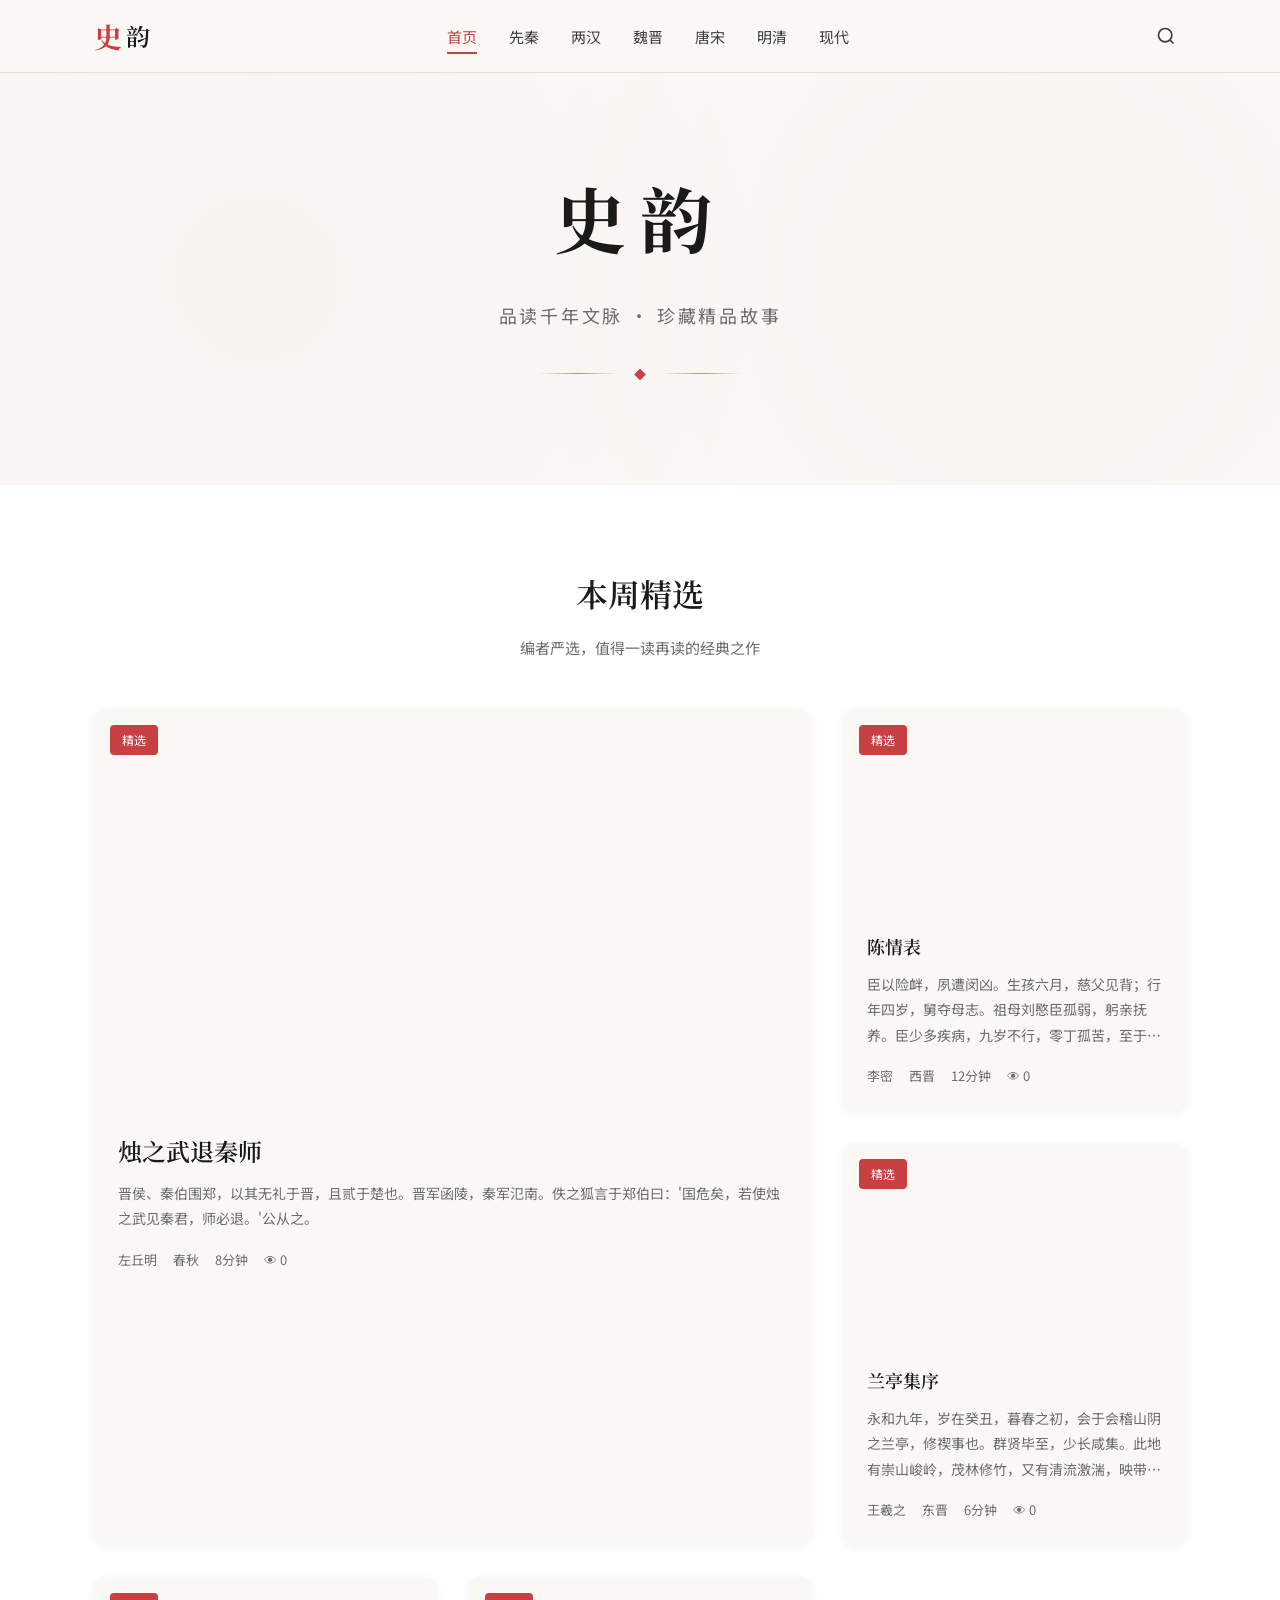
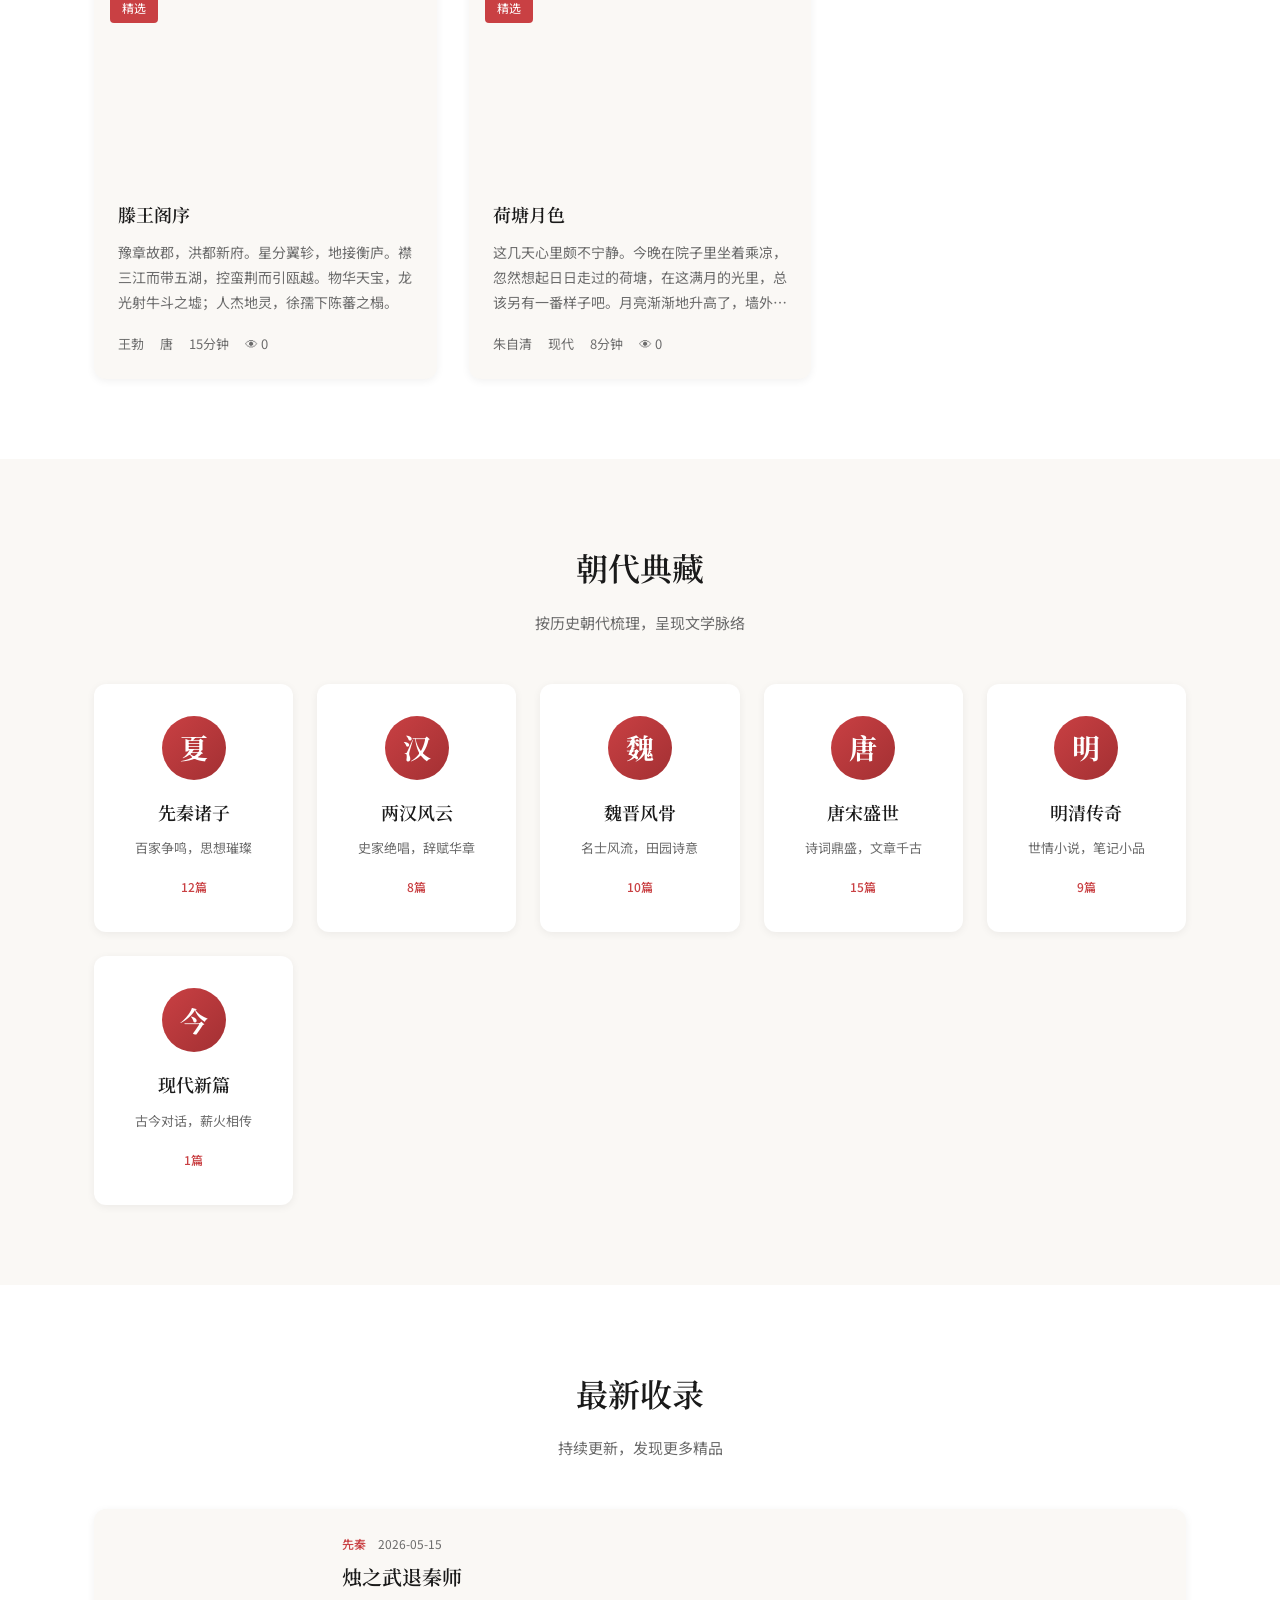
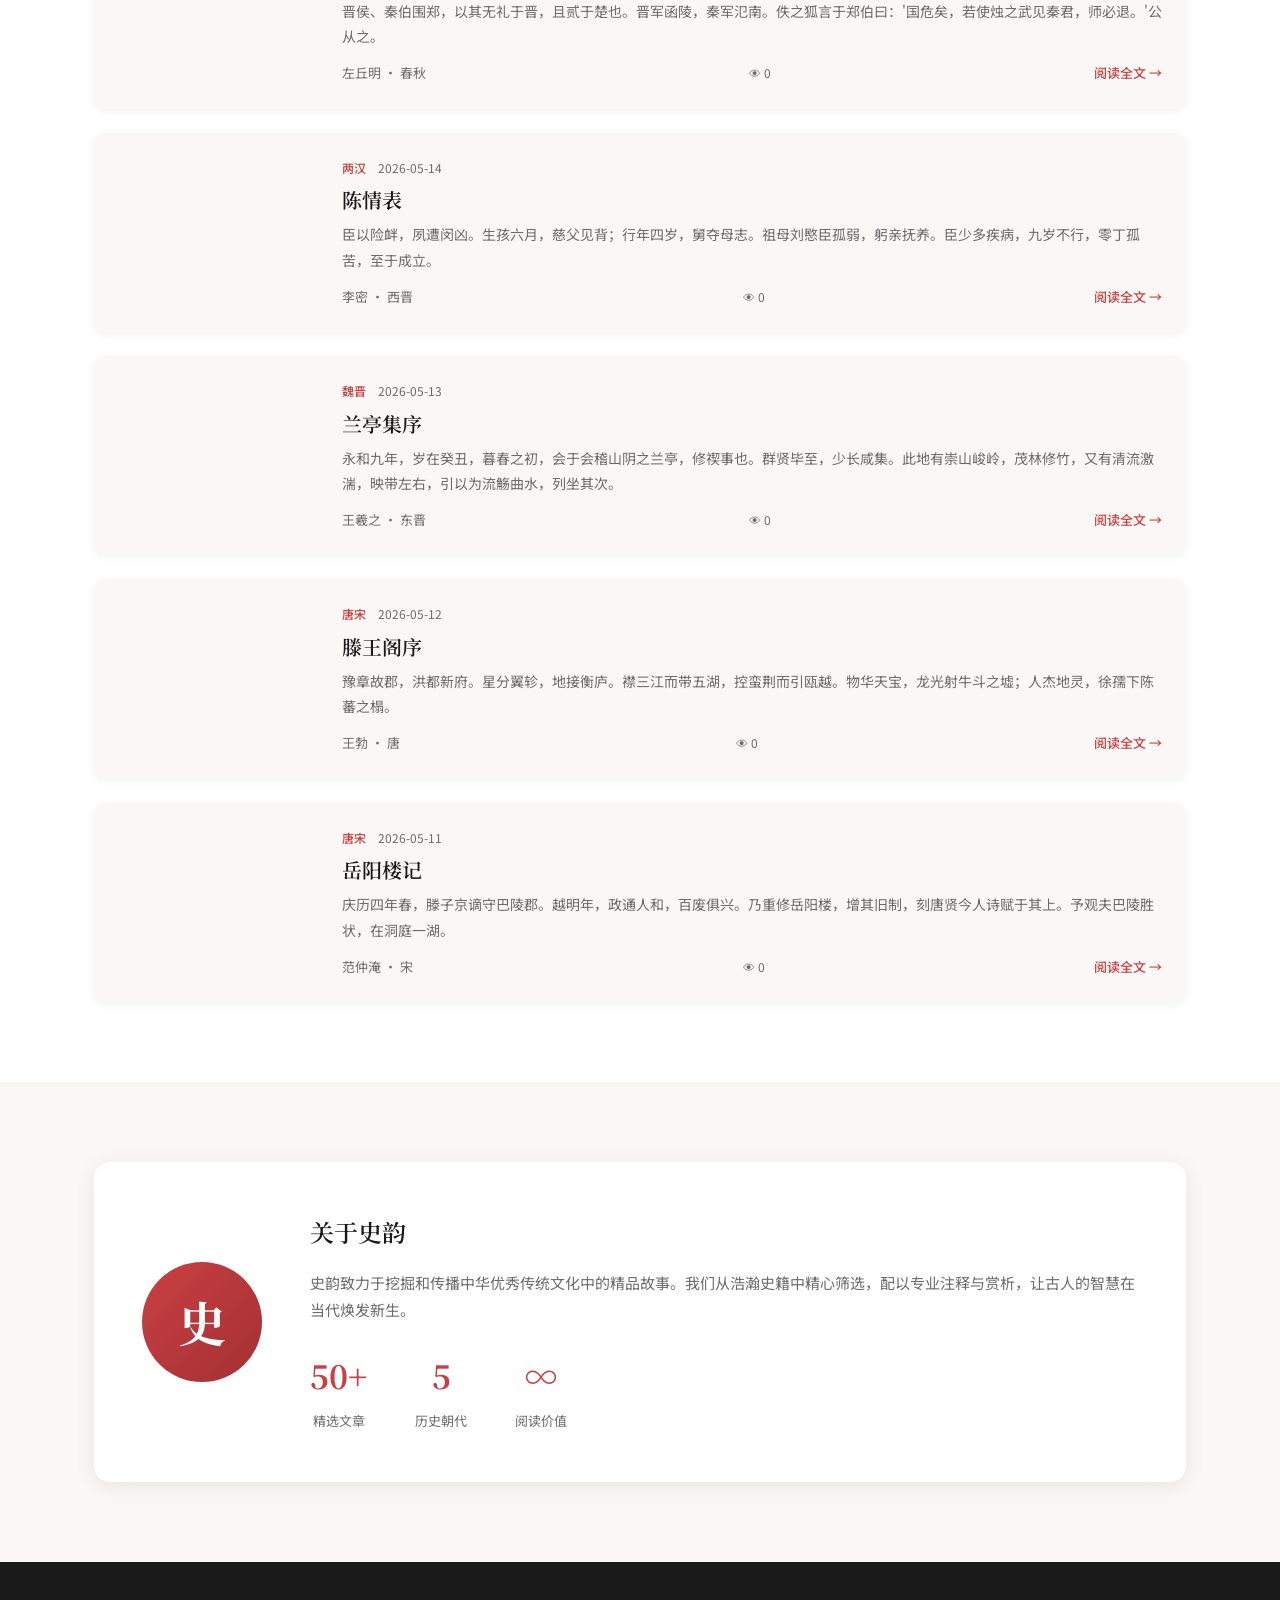
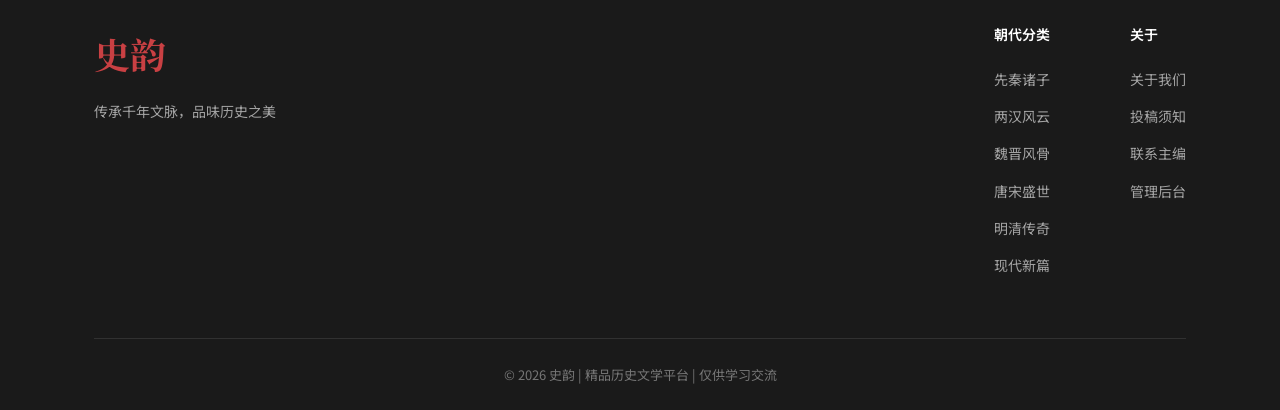
<file: index.html>
<!DOCTYPE html>
<html lang="zh-CN">
<head>
    <meta charset="UTF-8">
    <meta name="viewport" content="width=device-width, initial-scale=1.0">
    <meta name="description" content="史韵 - 精品历史文学平台，精选史记、名著名篇、历史典故，传承千年文脉，品味历史之美">
    <meta name="keywords" content="历史文学,古文,史记,资治通鉴,古文观止,文言文,中华文化">
    <meta name="author" content="史韵">
    <meta name="robots" content="index, follow">
    
    <!-- Open Graph -->
    <meta property="og:title" content="史韵 | 精品历史文学">
    <meta property="og:description" content="品读千年文脉，珍藏精品故事">
    <meta property="og:type" content="website">
    <meta property="og:url" content="https://shiyun.example.com/">
    <meta property="og:locale" content="zh_CN">
    <meta property="og:image" content="https://images.unsplash.com/photo-1507003211169-0a1dd7228f2d?w=1200&q=80">
    <meta property="og:site_name" content="史韵">

    <!-- Twitter Card -->
    <meta name="twitter:card" content="summary_large_image">
    <meta name="twitter:title" content="史韵 | 精品历史文学">
    <meta name="twitter:description" content="品读千年文脉，珍藏精品故事">
    <meta name="twitter:image" content="https://images.unsplash.com/photo-1507003211169-0a1dd7228f2d?w=1200&q=80">

    <!-- Canonical URL -->
    <link rel="canonical" href="https://shiyun.example.com/">

    <!-- 结构化数据 -->
    <script type="application/ld+json">
    {
        "@context": "https://schema.org",
        "@type": "WebSite",
        "name": "史韵",
        "description": "精品历史文学平台",
        "url": "https://shiyun.example.com"
    }
    </script>
    
    <title>史韵 | 精品历史文学</title>
    <link rel="preconnect" href="https://fonts.googleapis.com">
    <link rel="preconnect" href="https://fonts.gstatic.com" crossorigin>
    <link href="https://fonts.googleapis.com/css2?family=Noto+Serif+SC:wght@400;600;700&family=Noto+Sans+SC:wght@300;400;500&display=swap" rel="stylesheet">
    <link rel="stylesheet" href="css/style.css">
    <link rel="icon" href="data:image/svg+xml,<svg xmlns='http://www.w3.org/2000/svg' viewBox='0 0 100 100'><text y='.9em' font-size='90'>📜</text></svg>">
</head>
<body>
    <!-- 页面加载动画 -->
    <div class="page-loader" id="pageLoader">
        <div class="loader-content">
            <div class="loader-char">史</div>
            <div class="loader-text">正在加载...</div>
        </div>
    </div>

    <!-- 导航栏 -->
    <header class="header">
        <div class="container header-inner">
            <a href="index.html" class="logo" aria-label="史韵首页">
                <span class="logo-char">史</span>
                <span class="logo-text">韵</span>
            </a>
            <nav class="nav" role="navigation" aria-label="主导航">
                <a href="index.html" class="nav-link active">首页</a>
                <a href="category.html?id=先秦" class="nav-link">先秦</a>
                <a href="category.html?id=两汉" class="nav-link">两汉</a>
                <a href="category.html?id=魏晋" class="nav-link">魏晋</a>
                <a href="category.html?id=唐宋" class="nav-link">唐宋</a>
                <a href="category.html?id=明清" class="nav-link">明清</a>
                <a href="category.html?id=现代" class="nav-link">现代</a>
            </nav>
            <div class="header-actions">
                <button class="search-btn" onclick="toggleSearch()" aria-label="搜索">
                    <svg width="20" height="20" viewBox="0 0 24 24" fill="none" stroke="currentColor" stroke-width="2">
                        <circle cx="11" cy="11" r="8"></circle>
                        <path d="M21 21l-4.35-4.35"></path>
                    </svg>
                </button>
                <button class="mobile-menu-btn" onclick="toggleMobileMenu()" aria-label="菜单" aria-expanded="false">
                    <span></span>
                    <span></span>
                    <span></span>
                </button>
            </div>
        </div>
        <!-- 移动端导航 -->
        <nav class="mobile-nav" id="mobileNav" aria-label="移动端导航">
            <a href="index.html" class="active">首页</a>
            <a href="category.html?id=先秦">先秦</a>
            <a href="category.html?id=两汉">两汉</a>
            <a href="category.html?id=魏晋">魏晋</a>
            <a href="category.html?id=唐宋">唐宋</a>
            <a href="category.html?id=明清">明清</a>
            <a href="category.html?id=现代">现代</a>
        </nav>
    </header>

    <!-- 搜索框 -->
    <div class="search-overlay" id="searchOverlay" role="dialog" aria-modal="true" aria-label="搜索">
        <div class="search-box">
            <input type="text" placeholder="搜索文章、作者、朝代..." id="searchInput" autocomplete="off">
            <button onclick="performSearch()">搜索</button>
        </div>
    </div>

    <!-- 横幅 -->
    <section class="hero">
        <div class="container">
            <div class="hero-content">
                <h1 class="hero-title">史韵</h1>
                <p class="hero-subtitle">品读千年文脉 · 珍藏精品故事</p>
                <div class="hero-decoration">
                    <span class="deco-line"></span>
                    <span class="deco-diamond">◆</span>
                    <span class="deco-line"></span>
                </div>
            </div>
        </div>
        <div class="hero-bg"></div>
    </section>

    <!-- 顶部广告位 -->
    <div class="ad-slot" id="ad-slot-top"></div>

    <!-- 本周精选 -->
    <section class="section featured" id="featuredSection">
        <div class="container">
            <div class="section-header fade-in">
                <h2 class="section-title">本周精选</h2>
                <p class="section-desc">编者严选，值得一读再读的经典之作</p>
            </div>
            <div class="featured-grid" id="featuredGrid">
                <!-- 动态渲染 -->
            </div>
        </div>
    </section>

    <!-- 分类浏览 -->
    <section class="section categories" id="categoriesSection">
        <div class="container">
            <div class="section-header fade-in">
                <h2 class="section-title">朝代典藏</h2>
                <p class="section-desc">按历史朝代梳理，呈现文学脉络</p>
            </div>
            <div class="category-grid">
                <a href="category.html?id=先秦" class="category-card fade-in delay-1">
                    <div class="category-icon">夏</div>
                    <h3>先秦诸子</h3>
                    <p>百家争鸣，思想璀璨</p>
                    <span class="category-count">12篇</span>
                </a>
                <a href="category.html?id=两汉" class="category-card fade-in delay-2">
                    <div class="category-icon">汉</div>
                    <h3>两汉风云</h3>
                    <p>史家绝唱，辞赋华章</p>
                    <span class="category-count">8篇</span>
                </a>
                <a href="category.html?id=魏晋" class="category-card fade-in delay-3">
                    <div class="category-icon">魏</div>
                    <h3>魏晋风骨</h3>
                    <p>名士风流，田园诗意</p>
                    <span class="category-count">10篇</span>
                </a>
                <a href="category.html?id=唐宋" class="category-card fade-in delay-4">
                    <div class="category-icon">唐</div>
                    <h3>唐宋盛世</h3>
                    <p>诗词鼎盛，文章千古</p>
                    <span class="category-count">15篇</span>
                </a>
                <a href="category.html?id=明清" class="category-card fade-in delay-5">
                    <div class="category-icon">明</div>
                    <h3>明清传奇</h3>
                    <p>世情小说，笔记小品</p>
                    <span class="category-count">9篇</span>
                </a>
                <a href="category.html?id=现代" class="category-card fade-in delay-6">
                    <div class="category-icon">今</div>
                    <h3>现代新篇</h3>
                    <p>古今对话，薪火相传</p>
                    <span class="category-count">1篇</span>
                </a>
            </div>
        </div>
    </section>

    <!-- 最新文章 -->
    <section class="section latest" id="latestSection">
        <div class="container">
            <div class="section-header fade-in">
                <h2 class="section-title">最新收录</h2>
                <p class="section-desc">持续更新，发现更多精品</p>
            </div>
            <div class="article-list" id="articleList">
                <!-- 动态渲染 -->
            </div>
        </div>
    </section>

    <!-- 关于 -->
    <section class="section about" id="aboutSection">
        <div class="container">
            <div class="about-card fade-in">
                <div class="about-icon">史</div>
                <div class="about-content">
                    <h3>关于史韵</h3>
                    <p>史韵致力于挖掘和传播中华优秀传统文化中的精品故事。我们从浩瀚史籍中精心筛选，配以专业注释与赏析，让古人的智慧在当代焕发新生。</p>
                    <div class="about-stats">
                        <div class="stat">
                            <strong>50+</strong>
                            <span>精选文章</span>
                        </div>
                        <div class="stat">
                            <strong>5</strong>
                            <span>历史朝代</span>
                        </div>
                        <div class="stat">
                            <strong>∞</strong>
                            <span>阅读价值</span>
                        </div>
                    </div>
                </div>
            </div>
        </div>
    </section>

    <!-- 回到顶部 -->
    <button class="back-to-top" id="backToTop" onclick="scrollToTop()" aria-label="回到顶部">
        <svg width="20" height="20" viewBox="0 0 24 24" fill="none" stroke="currentColor" stroke-width="2">
            <path d="M18 15l-6-6-6 6"/>
        </svg>
    </button>

    <!-- 页脚广告位 -->
    <div class="ad-slot ad-slot-footer" id="ad-slot-footer"></div>

    <!-- 页脚 -->
    <footer class="footer">
        <div class="container">
            <div class="footer-content">
                <div class="footer-brand">
                    <span class="footer-logo">史韵</span>
                    <p>传承千年文脉，品味历史之美</p>
                </div>
                <div class="footer-links">
                    <div class="footer-col">
                        <h4>朝代分类</h4>
                        <a href="category.html?id=先秦">先秦诸子</a>
                        <a href="category.html?id=两汉">两汉风云</a>
                        <a href="category.html?id=魏晋">魏晋风骨</a>
                        <a href="category.html?id=唐宋">唐宋盛世</a>
                        <a href="category.html?id=明清">明清传奇</a>
                        <a href="category.html?id=现代">现代新篇</a>
                    </div>
                    <div class="footer-col">
                        <h4>关于</h4>
                        <div id="footer-about-links">
                            <a href="#about">关于我们</a>
                            <a href="#">投稿须知</a>
                            <a href="#">联系主编</a>
                        </div>
                        <a href="admin.html" target="_blank">管理后台</a>
                    </div>
                </div>
            </div>
            <div class="footer-bottom">
                <p>© 2026 史韵 | 精品历史文学平台 | 仅供学习交流</p>
            </div>
        </div>
    </footer>

    <script src="js/main.js"></script>
</body>
</html>
</file>
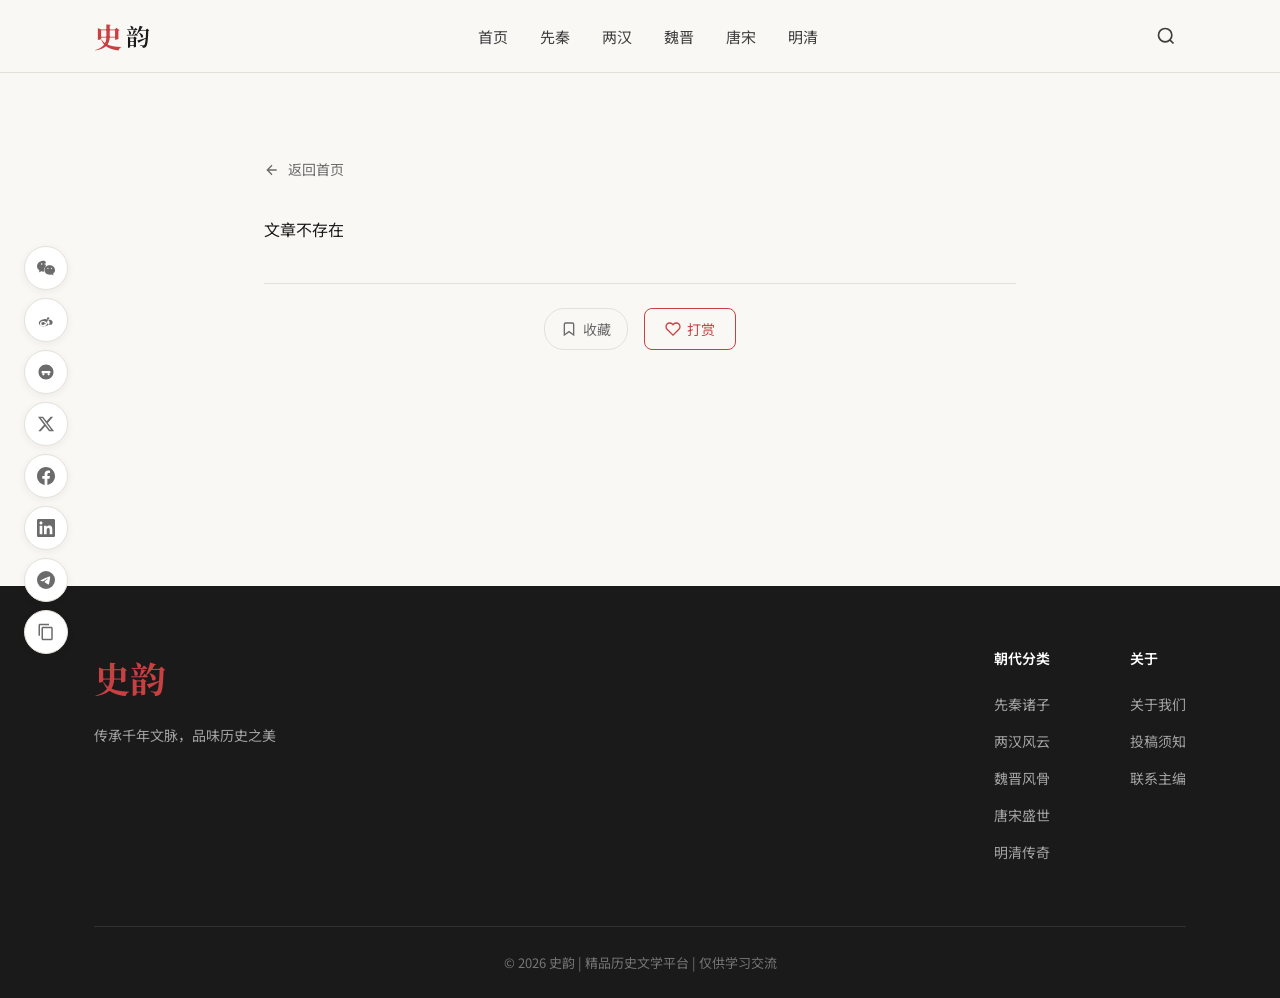
<file: article.html>
<!DOCTYPE html>
<html lang="zh-CN">
<head>
    <meta charset="UTF-8">
    <meta name="viewport" content="width=device-width, initial-scale=1.0">
    <meta name="description" content="史韵 - 精品历史文学，品读千年文脉">
    <meta name="keywords" content="历史文学,古文,文言文">
    <meta name="robots" content="index, follow">
    
    <!-- Open Graph -->
    <meta property="og:title" content="文章详情 | 史韵">
    <meta property="og:description" content="精品历史文学，品读千年文脉">
    <meta property="og:type" content="article">
    <meta property="og:url" content="">
    <meta property="og:locale" content="zh_CN">
    <meta property="og:image" content="https://images.unsplash.com/photo-1507003211169-0a1dd7228f2d?w=1200&q=80">
    <meta property="og:image:width" content="1200">
    <meta property="og:image:height" content="630">
    <meta property="og:site_name" content="史韵">
    <meta property="article:author" content="">
    <meta property="article:published_time" content="">

    <!-- Twitter Card -->
    <meta name="twitter:card" content="summary_large_image">
    <meta name="twitter:title" content="文章详情 | 史韵">
    <meta name="twitter:description" content="精品历史文学，品读千年文脉">
    <meta name="twitter:image" content="https://images.unsplash.com/photo-1507003211169-0a1dd7228f2d?w=1200&q=80">

    <!-- Canonical URL -->
    <link rel="canonical" href="">

    <title>文章详情 | 史韵</title>
    <link rel="preconnect" href="https://fonts.googleapis.com">
    <link rel="preconnect" href="https://fonts.gstatic.com" crossorigin>
    <link href="https://fonts.googleapis.com/css2?family=Noto+Serif+SC:wght@400;600;700&family=Noto+Sans+SC:wght@300;400;500&display=swap" rel="stylesheet">
    <link rel="stylesheet" href="css/style.css">
    <link rel="icon" href="data:image/svg+xml,<svg xmlns='http://www.w3.org/2000/svg' viewBox='0 0 100 100'><text y='.9em' font-size='90'>📜</text></svg>">
</head>
<body>
    <!-- 阅读进度条 -->
    <div class="reading-progress" id="readingProgress"></div>

    <!-- 导航栏 -->
    <header class="header">
        <div class="container header-inner">
            <a href="index.html" class="logo" aria-label="史韵首页">
                <span class="logo-char">史</span>
                <span class="logo-text">韵</span>
            </a>
            <nav class="nav" role="navigation" aria-label="主导航">
                <a href="index.html" class="nav-link">首页</a>
                <a href="category.html?id=先秦" class="nav-link">先秦</a>
                <a href="category.html?id=两汉" class="nav-link">两汉</a>
                <a href="category.html?id=魏晋" class="nav-link">魏晋</a>
                <a href="category.html?id=唐宋" class="nav-link">唐宋</a>
                <a href="category.html?id=明清" class="nav-link">明清</a>
            </nav>
            <div class="header-actions">
                <button class="search-btn" onclick="toggleSearch()" aria-label="搜索">
                    <svg width="20" height="20" viewBox="0 0 24 24" fill="none" stroke="currentColor" stroke-width="2">
                        <circle cx="11" cy="11" r="8"></circle>
                        <path d="M21 21l-4.35-4.35"></path>
                    </svg>
                </button>
                <button class="mobile-menu-btn" onclick="toggleMobileMenu()" aria-label="菜单" aria-expanded="false">
                    <span></span>
                    <span></span>
                    <span></span>
                </button>
            </div>
        </div>
        <nav class="mobile-nav" id="mobileNav" aria-label="移动端导航">
            <a href="index.html">首页</a>
            <a href="category.html?id=先秦">先秦</a>
            <a href="category.html?id=两汉">两汉</a>
            <a href="category.html?id=魏晋">魏晋</a>
            <a href="category.html?id=唐宋">唐宋</a>
            <a href="category.html?id=明清">明清</a>
        </nav>
    </header>

    <!-- 搜索框 -->
    <div class="search-overlay" id="searchOverlay" role="dialog" aria-modal="true" aria-label="搜索">
        <div class="search-box">
            <input type="text" placeholder="搜索文章、作者、朝代..." id="searchInput" autocomplete="off">
            <button onclick="performSearch()">搜索</button>
        </div>
    </div>

    <!-- 文章内容 -->
    <main class="article-detail">
        <!-- 顶部广告位 -->
        <div class="ad-slot" id="ad-slot-top"></div>

        <a href="index.html" class="article-back">
            <svg width="16" height="16" viewBox="0 0 24 24" fill="none" stroke="currentColor" stroke-width="2">
                <path d="M19 12H5M12 19l-7-7 7-7"/>
            </svg>
            返回首页
        </a>
        
        <article id="articleContent">
            <!-- 动态渲染 -->
        </article>

        <!-- 操作栏 -->
        <div class="article-actions" id="articleActions">
            <button class="bookmark-btn" id="bookmarkBtn" onclick="toggleBookmark()">
                <svg width="16" height="16" viewBox="0 0 24 24" fill="none" stroke="currentColor" stroke-width="2">
                    <path d="M19 21l-7-5-7 5V5a2 2 0 0 1 2-2h10a2 2 0 0 1 2 2z"/>
                </svg>
                <span id="bookmarkText">收藏</span>
            </button>
            <button class="reward-btn" id="rewardBtn" onclick="openRewardModal()">
                <svg width="16" height="16" viewBox="0 0 24 24" fill="none" stroke="currentColor" stroke-width="2">
                    <path d="M20.84 4.61a5.5 5.5 0 0 0-7.78 0L12 5.67l-1.06-1.06a5.5 5.5 0 0 0-7.78 7.78l1.06 1.06L12 21.23l7.78-7.78 1.06-1.06a5.5 5.5 0 0 0 0-7.78z"/>
                </svg>
                <span>打赏</span>
            </button>
        </div>

        <!-- 打赏模态框 -->
        <div class="reward-modal" id="rewardModal">
            <div class="reward-modal-content">
                <div class="reward-modal-header">
                    <h3>给予作者鼓励</h3>
                    <button class="reward-close" onclick="closeRewardModal()">×</button>
                </div>
                <div class="reward-modal-body">
                    <div class="reward-amounts">
                        <button class="reward-amount" data-amount="1">¥1</button>
                        <button class="reward-amount active" data-amount="5">¥5</button>
                        <button class="reward-amount" data-amount="10">¥10</button>
                        <button class="reward-amount" data-amount="20">¥20</button>
                        <button class="reward-amount" data-amount="50">¥50</button>
                    </div>
                    <div class="reward-custom">
                        <label>自定义金额</label>
                        <div class="reward-custom-input">
                            <span>¥</span>
                            <input type="number" id="customAmount" placeholder="输入金额" min="1" max="200">
                        </div>
                    </div>
                    <div class="reward-qrcodes">
                        <div class="reward-qrcode">
                            <div class="qrcode-title">微信支付</div>
                            <div class="qrcode-box" id="wechatQrcode">
                                <img src="data:image/svg+xml,%3Csvg xmlns='http://www.w3.org/2000/svg' width='150' height='150' viewBox='0 0 150 150'%3E%3Crect fill='%23f5f5f5' width='150' height='150'/%3E%3Ctext x='75' y='80' text-anchor='middle' fill='%23999' font-size='12'%3E请在后台配置%3C/text%3E%3Ctext x='75' y='100' text-anchor='middle' fill='%23999' font-size='10'%3E微信收款码%3C/text%3E%3C/svg%3E" alt="微信支付">
                            </div>
                        </div>
                        <div class="reward-qrcode">
                            <div class="qrcode-title">支付宝</div>
                            <div class="qrcode-box" id="alipayQrcode">
                                <img src="data:image/svg+xml,%3Csvg xmlns='http://www.w3.org/2000/svg' width='150' height='150' viewBox='0 0 150 150'%3E%3Crect fill='%23f5f5f5' width='150' height='150'/%3E%3Ctext x='75' y='80' text-anchor='middle' fill='%23999' font-size='12'%3E请在后台配置%3C/text%3E%3Ctext x='75' y='100' text-anchor='middle' fill='%23999' font-size='10'%3E支付宝收款码%3C/text%3E%3C/svg%3E" alt="支付宝">
                            </div>
                        </div>
                    </div>
                    <p class="reward-tip">长按保存收款码，转账时备注金额将自动记录</p>
                </div>
            </div>
        </div>

        <!-- 文章翻页导航 -->
        <nav class="article-nav" id="articleNav"></nav>

        <!-- 相关文章 -->
        <section class="related-articles" id="relatedSection" style="display:none;">
            <h3 class="related-title">相关推荐</h3>
            <div class="related-grid" id="relatedGrid"></div>
        </section>

        <!-- 侧边栏广告位 -->
        <aside class="article-sidebar">
            <div class="ad-slot" id="ad-slot-sidebar"></div>
        </aside>
    </main>

    <!-- 侧边分享按钮 -->
    <div class="share-sidebar" id="shareSidebar">
        <button class="share-btn" onclick="shareTo('wechat')" title="分享到微信">
            <svg viewBox="0 0 24 24"><path fill="currentColor" d="M8.691 2.188C3.891 2.188 0 5.476 0 9.53c0 2.212 1.17 4.203 3.002 5.55a.59.59 0 0 1 .213.665l-.39 1.48c-.019.07-.048.141-.048.213 0 .163.13.295.29.295a.326.326 0 0 0 .167-.054l1.903-1.114a.864.864 0 0 1 .717-.098 10.16 10.16 0 0 0 2.837.403c.276 0 .543-.027.811-.05-.857-2.578.157-4.972 1.932-6.446C13.067 3.753 11.143 2.188 8.691 2.188zm-2.47 5.476a1.028 1.028 0 1 1 0-2.056 1.028 1.028 0 0 1 0 2.056zm4.793 0a1.028 1.028 0 1 1 0-2.056 1.028 1.028 0 0 1 0 2.056z"/><path fill="currentColor" d="M23.999 14.612c0-3.468-3.15-6.28-7.036-6.28-3.887 0-7.037 2.812-7.037 6.28 0 3.468 3.15 6.28 7.037 6.28.813 0 1.6-.11 2.339-.311a.73.73 0 0 1 .605.083l1.612.944a.277.277 0 0 0 .142.046c.136 0 .247-.11.247-.246 0-.06-.024-.118-.04-.177l-.331-1.254a.5.5 0 0 1 .18-.563c1.554-1.144 2.481-2.852 2.481-4.802zm-9.426-1.355a.86.86 0 1 1 0-1.72.86.86 0 0 1 0 1.72zm4.779 0a.86.86 0 1 1 0-1.72.86.86 0 0 1 0 1.72z"/></svg>
        </button>
        <button class="share-btn" onclick="shareTo('weibo')" title="分享到微博">
            <svg viewBox="0 0 24 24"><path fill="currentColor" d="M10.098 20.323c-3.977.391-7.414-1.406-7.672-4.02-.259-2.609 2.759-5.047 6.74-5.441 3.979-.394 7.413 1.404 7.671 4.018.259 2.6-2.759 5.049-6.739 5.443zm-1.921-7.01c-2.629.256-4.562 2.081-4.317 4.079.247 1.999 2.566 3.404 5.194 3.147 2.629-.256 4.562-2.08 4.316-4.079-.246-1.998-2.565-3.405-5.193-3.147zm1.674 4.716c-.611.521-1.515.747-2.37.598-.835-.146-1.45-.63-1.678-1.319-.224-.676-.002-1.439.583-1.989.601-.566 1.5-.821 2.363-.691.842.127 1.468.596 1.708 1.278.249.707.03 1.494-.606 2.123zm1.805-1.22c-.219.327-.589.496-.827.379-.239-.12-.283-.491-.066-.819.217-.328.585-.494.828-.378.241.118.285.49.065.818zm3.457-8.364c-.92-.207-1.68.276-1.843 1.059-.164.788.386 1.56 1.296 1.771.914.211 1.681-.276 1.843-1.059.166-.789-.385-1.561-1.296-1.771zm2.736 3.23c-2.173-.486-3.96.657-4.351 2.501-.391 1.848.738 3.671 2.912 4.161 2.175.487 3.961-.653 4.352-2.502.39-1.845-.74-3.671-2.913-4.16z"/></svg>
        </button>
        <button class="share-btn" onclick="shareTo('qq')" title="分享到QQ">
            <svg viewBox="0 0 24 24"><path fill="currentColor" d="M12 2C6.48 2 2 6.48 2 12s4.48 10 10 10 10-4.48 10-10S17.52 2 12 2zm3.5 14.5c-.83 0-1.5-.67-1.5-1.5s.67-1.5 1.5-1.5 1.5.67 1.5 1.5-.67 1.5-1.5 1.5zm-7 0c-.83 0-1.5-.67-1.5-1.5s.67-1.5 1.5-1.5 1.5.67 1.5 1.5-.67 1.5-1.5 1.5zm-1.5-6h10c.55 0 1 .45 1 1v1c0 .55-.45 1-1 1h-10c-.55 0-1-.45-1-1v-1c0-.55.45-1 1-1z"/></svg>
        </button>
        <button class="share-btn" onclick="shareTo('twitter')" title="分享到 X (Twitter)">
            <svg viewBox="0 0 24 24"><path fill="currentColor" d="M18.244 2.25h3.308l-7.227 8.26 8.502 11.24H16.17l-5.214-6.817L4.99 21.75H1.68l7.73-8.835L1.254 2.25H8.08l4.713 6.231zm-1.161 17.52h1.833L7.084 4.126H5.117z"/></svg>
        </button>
        <button class="share-btn" onclick="shareTo('facebook')" title="分享到 Facebook">
            <svg viewBox="0 0 24 24"><path fill="currentColor" d="M24 12.073c0-6.627-5.373-12-12-12s-12 5.373-12 12c0 5.99 4.388 10.954 10.125 11.854v-8.385H7.078v-3.47h3.047V9.43c0-3.007 1.792-4.669 4.533-4.669 1.312 0 2.686.235 2.686.235v2.953H15.83c-1.491 0-1.956.925-1.956 1.874v2.25h3.328l-.532 3.47h-2.796v8.385C19.612 23.027 24 18.062 24 12.073z"/></svg>
        </button>
        <button class="share-btn" onclick="shareTo('linkedin')" title="分享到 LinkedIn">
            <svg viewBox="0 0 24 24"><path fill="currentColor" d="M20.447 20.452h-3.554v-5.569c0-1.328-.027-3.037-1.852-3.037-1.853 0-2.136 1.445-2.136 2.939v5.667H9.351V9h3.414v1.561h.046c.477-.9 1.637-1.85 3.37-1.85 3.601 0 4.267 2.37 4.267 5.455v6.286zM5.337 7.433c-1.144 0-2.063-.926-2.063-2.065 0-1.138.92-2.063 2.063-2.063 1.14 0 2.064.925 2.064 2.063 0 1.139-.925 2.065-2.064 2.065zm1.782 13.019H3.555V9h3.564v11.452zM22.225 0H1.771C.792 0 0 .774 0 1.729v20.542C0 23.227.792 24 1.771 24h20.451C23.2 24 24 23.227 24 22.271V1.729C24 .774 23.2 0 22.222 0h.003z"/></svg>
        </button>
        <button class="share-btn" onclick="shareTo('telegram')" title="分享到 Telegram">
            <svg viewBox="0 0 24 24"><path fill="currentColor" d="M11.944 0A12 12 0 0 0 0 12a12 12 0 0 0 12 12 12 12 0 0 0 12-12A12 12 0 0 0 12 0a12 12 0 0 0-.056 0zm4.962 7.224c.1-.002.321.023.465.14a.506.506 0 0 1 .171.325c.016.093.036.306.02.472-.18 1.898-.962 6.502-1.36 8.627-.168.9-.499 1.201-.82 1.23-.696.065-1.225-.46-1.9-.902-1.056-.693-1.653-1.124-2.678-1.8-1.185-.78-.417-1.21.258-1.91.177-.184 3.247-2.977 3.307-3.23.007-.032.014-.15-.056-.212s-.174-.041-.249-.024c-.106.024-1.793 1.14-5.061 3.345-.479.33-.913.49-1.302.48-.428-.008-1.252-.241-1.865-.44-.752-.245-1.349-.374-1.297-.789.027-.216.325-.437.893-.663 3.498-1.524 5.83-2.529 6.998-3.014 3.332-1.386 4.025-1.627 4.476-1.635z"/></svg>
        </button>
        <button class="share-btn share-more" onclick="shareTo('copy')" title="复制链接">
            <svg viewBox="0 0 24 24"><path fill="currentColor" d="M16 1H4c-1.1 0-2 .9-2 2v14h2V3h12V1zm3 4H8c-1.1 0-2 .9-2 2v14c0 1.1.9 2 2 2h11c1.1 0 2-.9 2-2V7c0-1.1-.9-2-2-2zm0 16H8V7h11v14z"/></svg>
        </button>
    </div>

    <!-- 回到顶部 -->
    <button class="back-to-top" id="backToTop" onclick="scrollToTop()" aria-label="回到顶部">
        <svg width="20" height="20" viewBox="0 0 24 24" fill="none" stroke="currentColor" stroke-width="2">
            <path d="M18 15l-6-6-6 6"/>
        </svg>
    </button>

    <!-- 页脚广告位 -->
    <div class="ad-slot ad-slot-footer" id="ad-slot-footer"></div>

    <!-- 页脚 -->
    <footer class="footer">
        <div class="container">
            <div class="footer-content">
                <div class="footer-brand">
                    <span class="footer-logo">史韵</span>
                    <p>传承千年文脉，品味历史之美</p>
                </div>
                <div class="footer-links">
                    <div class="footer-col">
                        <h4>朝代分类</h4>
                        <a href="category.html?id=先秦">先秦诸子</a>
                        <a href="category.html?id=两汉">两汉风云</a>
                        <a href="category.html?id=魏晋">魏晋风骨</a>
                        <a href="category.html?id=唐宋">唐宋盛世</a>
                        <a href="category.html?id=明清">明清传奇</a>
                    </div>
                    <div class="footer-col">
                        <h4>关于</h4>
                        <div id="footer-about-links">
                            <a href="#">关于我们</a>
                            <a href="#">投稿须知</a>
                            <a href="#">联系主编</a>
                        </div>
                    </div>
                </div>
            </div>
            <div class="footer-bottom">
                <p>© 2026 史韵 | 精品历史文学平台 | 仅供学习交流</p>
            </div>
        </div>
    </footer>

    <style>
        .article-actions {
            display: flex;
            justify-content: center;
            gap: 16px;
            margin-top: 40px;
            padding-top: 24px;
            border-top: 1px solid var(--color-border);
        }
        .reward-btn {
            display: inline-flex;
            align-items: center;
            gap: 6px;
            padding: 10px 20px;
            border-radius: 8px;
            border: 1px solid var(--color-primary, #c94043);
            background: transparent;
            color: var(--color-primary, #c94043);
            font-size: 14px;
            cursor: pointer;
            transition: all 0.2s;
        }
        .reward-btn:hover {
            background: var(--color-primary, #c94043);
            color: white;
        }
        .reward-btn svg {
            fill: none;
            stroke: currentColor;
            stroke-width: 2;
        }
        
        /* 打赏模态框 */
        .reward-modal {
            position: fixed;
            inset: 0;
            background: rgba(0, 0, 0, 0.7);
            display: none;
            align-items: center;
            justify-content: center;
            z-index: 1000;
            padding: 20px;
        }
        .reward-modal.active {
            display: flex;
        }
        .reward-modal-content {
            background: var(--color-bg, #faf8f5);
            border-radius: 16px;
            width: 100%;
            max-width: 420px;
            max-height: 90vh;
            overflow-y: auto;
        }
        .reward-modal-header {
            display: flex;
            align-items: center;
            justify-content: space-between;
            padding: 20px 24px;
            border-bottom: 1px solid var(--color-border, #e5e5e5);
        }
        .reward-modal-header h3 {
            font-family: var(--font-serif);
            font-size: 18px;
            color: var(--color-text, #1a1a1a);
        }
        .reward-close {
            width: 32px;
            height: 32px;
            border-radius: 50%;
            border: none;
            background: var(--color-bg-light, #f5f5f5);
            color: var(--color-text-secondary, #666);
            font-size: 20px;
            cursor: pointer;
            display: flex;
            align-items: center;
            justify-content: center;
        }
        .reward-close:hover {
            background: var(--color-primary, #c94043);
            color: white;
        }
        .reward-modal-body {
            padding: 24px;
        }
        .reward-amounts {
            display: flex;
            gap: 10px;
            flex-wrap: wrap;
            margin-bottom: 20px;
        }
        .reward-amount {
            flex: 1;
            min-width: 60px;
            padding: 12px 8px;
            border: 1px solid var(--color-border, #e5e5e5);
            border-radius: 8px;
            background: white;
            color: var(--color-text, #1a1a1a);
            font-size: 15px;
            cursor: pointer;
            transition: all 0.2s;
        }
        .reward-amount:hover {
            border-color: var(--color-primary, #c94043);
            color: var(--color-primary, #c94043);
        }
        .reward-amount.active {
            background: var(--color-primary, #c94043);
            border-color: var(--color-primary, #c94043);
            color: white;
        }
        .reward-custom {
            margin-bottom: 24px;
        }
        .reward-custom label {
            display: block;
            font-size: 13px;
            color: var(--color-text-secondary, #666);
            margin-bottom: 8px;
        }
        .reward-custom-input {
            display: flex;
            align-items: center;
            border: 1px solid var(--color-border, #e5e5e5);
            border-radius: 8px;
            overflow: hidden;
        }
        .reward-custom-input span {
            padding: 12px 16px;
            background: var(--color-bg-light, #f5f5f5);
            color: var(--color-text-secondary, #666);
        }
        .reward-custom-input input {
            flex: 1;
            padding: 12px 16px;
            border: none;
            font-size: 16px;
            outline: none;
        }
        .reward-qrcodes {
            display: grid;
            grid-template-columns: 1fr 1fr;
            gap: 20px;
        }
        .reward-qrcode {
            text-align: center;
        }
        .qrcode-title {
            font-size: 14px;
            color: var(--color-text, #1a1a1a);
            margin-bottom: 12px;
            font-weight: 500;
        }
        .qrcode-box {
            background: white;
            border: 1px solid var(--color-border, #e5e5e5);
            border-radius: 12px;
            padding: 12px;
            display: inline-block;
        }
        .qrcode-box img {
            width: 150px;
            height: 150px;
            display: block;
        }
        .reward-tip {
            text-align: center;
            font-size: 12px;
            color: var(--color-text-secondary, #999);
            margin-top: 20px;
        }

        /* 打赏模态框响应式 */
        @media (max-width: 575px) {
            .reward-modal-content {
                max-width: 100%;
                border-radius: 12px;
            }
            .reward-modal-header {
                padding: 16px 20px;
            }
            .reward-modal-header h3 {
                font-size: 16px;
            }
            .reward-modal-body {
                padding: 16px;
            }
            .reward-amount {
                padding: 10px 6px;
                font-size: 14px;
            }
            .reward-custom-input input {
                padding: 10px 12px;
                font-size: 15px;
            }
            .qrcode-box img {
                width: 130px;
                height: 130px;
            }
        }

        @media (max-width: 375px) {
            .reward-amounts {
                gap: 8px;
            }
            .reward-amount {
                min-width: 50px;
                padding: 8px 4px;
                font-size: 13px;
            }
            .qrcode-box img {
                width: 110px;
                height: 110px;
            }
        }

        .related-articles {
            margin-top: 80px;
            padding-top: 48px;
            border-top: 1px solid var(--color-border);
        }
        .related-title {
            font-family: var(--font-serif);
            font-size: 22px;
            margin-bottom: 24px;
        }
        .related-grid {
            display: grid;
            grid-template-columns: repeat(3, 1fr);
            gap: 24px;
        }

        /* 相关文章响应式 */
        @media (max-width: 991px) {
            .related-grid {
                grid-template-columns: repeat(2, 1fr);
                gap: 16px;
            }
            .related-articles {
                margin-top: 60px;
                padding-top: 40px;
            }
        }

        @media (max-width: 575px) {
            .related-grid {
                grid-template-columns: 1fr;
                gap: 12px;
            }
            .related-title {
                font-size: 20px;
                margin-bottom: 16px;
            }
            .related-articles {
                margin-top: 48px;
                padding-top: 32px;
            }
        }

        @media (max-width: 375px) {
            .related-title {
                font-size: 18px;
            }
        }

        /* 文章操作栏响应式 */
        @media (max-width: 575px) {
            .article-actions {
                gap: 12px;
                margin-top: 32px;
                padding-top: 20px;
            }
            .bookmark-btn,
            .reward-btn {
                padding: 8px 16px;
                font-size: 13px;
            }
        }
    </style>

    <script src="js/article.js"></script>
</body>
</html>
</file>
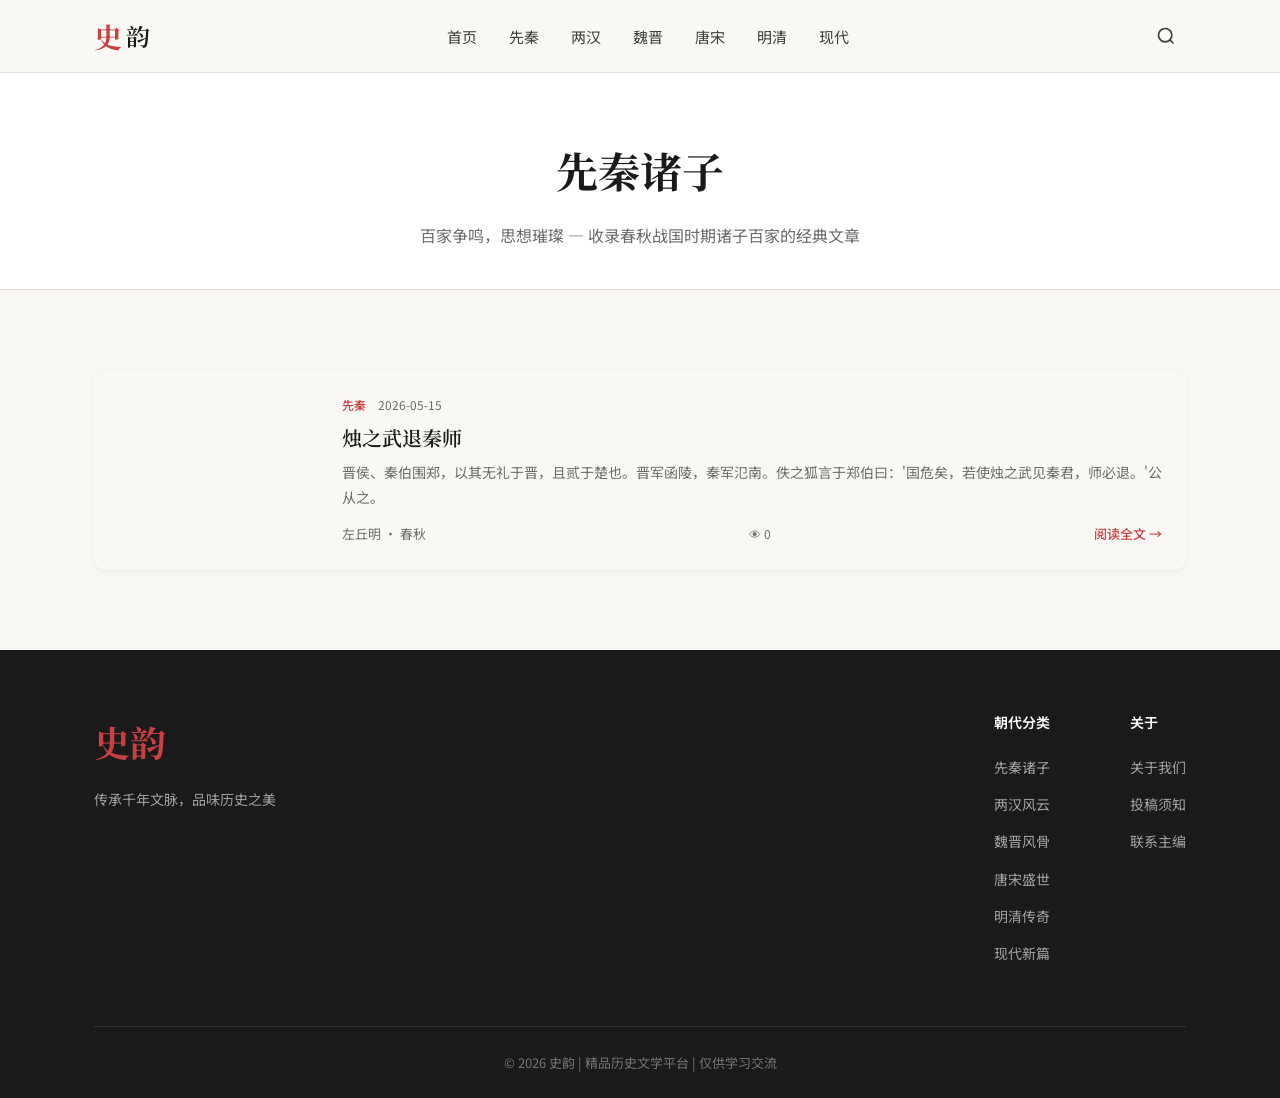
<file: category.html>
<!DOCTYPE html>
<html lang="zh-CN">
<head>
    <meta charset="UTF-8">
    <meta name="viewport" content="width=device-width, initial-scale=1.0">
    <meta name="description" content="史韵 - 精品历史文学，按朝代分类浏览">
    <meta name="robots" content="index, follow">

    <!-- Open Graph -->
    <meta property="og:title" content="分类页 | 史韵">
    <meta property="og:description" content="按历史朝代梳理，呈现文学脉络">
    <meta property="og:type" content="website">
    <meta property="og:url" content="https://shiyun.example.com/category.html">
    <meta property="og:locale" content="zh_CN">
    <meta property="og:image" content="https://images.unsplash.com/photo-1507003211169-0a1dd7228f2d?w=1200&q=80">
    <meta property="og:site_name" content="史韵">

    <!-- Twitter Card -->
    <meta name="twitter:card" content="summary_large_image">
    <meta name="twitter:title" content="分类页 | 史韵">
    <meta name="twitter:description" content="按历史朝代梳理，呈现文学脉络">
    <meta name="twitter:image" content="https://images.unsplash.com/photo-1507003211169-0a1dd7228f2d?w=1200&q=80">

    <!-- Canonical URL -->
    <link rel="canonical" href="https://shiyun.example.com/category.html">

    <title>分类页 | 史韵</title>
    <link rel="preconnect" href="https://fonts.googleapis.com">
    <link rel="preconnect" href="https://fonts.gstatic.com" crossorigin>
    <link href="https://fonts.googleapis.com/css2?family=Noto+Serif+SC:wght@400;600;700&family=Noto+Sans+SC:wght@300;400;500&display=swap" rel="stylesheet">
    <link rel="stylesheet" href="css/style.css">
    <link rel="icon" href="data:image/svg+xml,<svg xmlns='http://www.w3.org/2000/svg' viewBox='0 0 100 100'><text y='.9em' font-size='90'>📜</text></svg>">
</head>
<body>
    <!-- 导航栏 -->
    <header class="header">
        <div class="container header-inner">
            <a href="index.html" class="logo" aria-label="史韵首页">
                <span class="logo-char">史</span>
                <span class="logo-text">韵</span>
            </a>
            <nav class="nav" role="navigation" aria-label="主导航">
                <a href="index.html" class="nav-link">首页</a>
                <a href="category.html?id=先秦" class="nav-link active">先秦</a>
                <a href="category.html?id=两汉" class="nav-link">两汉</a>
                <a href="category.html?id=魏晋" class="nav-link">魏晋</a>
                <a href="category.html?id=唐宋" class="nav-link">唐宋</a>
                <a href="category.html?id=明清" class="nav-link">明清</a>
                <a href="category.html?id=现代" class="nav-link">现代</a>
            </nav>
            <div class="header-actions">
                <button class="search-btn" onclick="toggleSearch()" aria-label="搜索">
                    <svg width="20" height="20" viewBox="0 0 24 24" fill="none" stroke="currentColor" stroke-width="2">
                        <circle cx="11" cy="11" r="8"></circle>
                        <path d="M21 21l-4.35-4.35"></path>
                    </svg>
                </button>
                <button class="mobile-menu-btn" onclick="toggleMobileMenu()" aria-label="菜单" aria-expanded="false">
                    <span></span>
                    <span></span>
                    <span></span>
                </button>
            </div>
        </div>
        <nav class="mobile-nav" id="mobileNav" aria-label="移动端导航">
            <a href="index.html">首页</a>
            <a href="category.html?id=先秦" class="active">先秦</a>
            <a href="category.html?id=两汉">两汉</a>
            <a href="category.html?id=魏晋">魏晋</a>
            <a href="category.html?id=唐宋">唐宋</a>
            <a href="category.html?id=明清">明清</a>
            <a href="category.html?id=现代">现代</a>
        </nav>
    </header>

    <!-- 搜索框 -->
    <div class="search-overlay" id="searchOverlay" role="dialog" aria-modal="true" aria-label="搜索">
        <div class="search-box">
            <input type="text" placeholder="搜索文章、作者、朝代..." id="searchInput" autocomplete="off">
            <button onclick="performSearch()">搜索</button>
        </div>
    </div>

    <!-- 分类头部 -->
    <div class="category-header" id="categoryHeader">
        <h1 id="categoryTitle">加载中...</h1>
        <p id="categoryDesc">正在加载分类内容...</p>
    </div>

    <!-- 顶部广告位 -->
    <div class="ad-slot" id="ad-slot-top"></div>

    <!-- 分类内容 -->
    <section class="section">
        <div class="container">
            <div class="article-list" id="categoryArticles">
                <!-- 动态渲染 -->
            </div>
        </div>
    </section>

    <!-- 回到顶部 -->
    <button class="back-to-top" id="backToTop" onclick="scrollToTop()" aria-label="回到顶部">
        <svg width="20" height="20" viewBox="0 0 24 24" fill="none" stroke="currentColor" stroke-width="2">
            <path d="M18 15l-6-6-6 6"/>
        </svg>
    </button>

    <!-- 页脚广告位 -->
    <div class="ad-slot ad-slot-footer" id="ad-slot-footer"></div>

    <!-- 页脚 -->
    <footer class="footer">
        <div class="container">
            <div class="footer-content">
                <div class="footer-brand">
                    <span class="footer-logo">史韵</span>
                    <p>传承千年文脉，品味历史之美</p>
                </div>
                <div class="footer-links">
                    <div class="footer-col">
                        <h4>朝代分类</h4>
                        <a href="category.html?id=先秦">先秦诸子</a>
                        <a href="category.html?id=两汉">两汉风云</a>
                        <a href="category.html?id=魏晋">魏晋风骨</a>
                        <a href="category.html?id=唐宋">唐宋盛世</a>
                        <a href="category.html?id=明清">明清传奇</a>
                        <a href="category.html?id=现代">现代新篇</a>
                    </div>
                    <div class="footer-col">
                        <h4>关于</h4>
                        <div id="footer-about-links">
                            <a href="#">关于我们</a>
                            <a href="#">投稿须知</a>
                            <a href="#">联系主编</a>
                        </div>
                    </div>
                </div>
            </div>
            <div class="footer-bottom">
                <p>© 2026 史韵 | 精品历史文学平台 | 仅供学习交流</p>
            </div>
        </div>
    </footer>

    <script src="js/main.js"></script>
    <script src="js/category.js"></script>
</body>
</html>
</file>
<file: css/style.css>
/* ============================================
   史韵 - 精品历史文学网站样式
   中式古典书房风格 v2.0
   ============================================ */

/* CSS 变量 */
:root {
    --color-ink: #1a1a1a;
    --color-ink-light: #3d3d3d;
    --color-paper: #faf8f5;
    --color-paper-dark: #f0ebe3;
    --color-vermilion: #c94043;
    --color-vermilion-dark: #a33033;
    --color-gold: #b8956c;
    --color-gray: #6b6b6b;
    --color-border: #e5e0d8;
    
    --font-serif: 'Noto Serif SC', 'Songti SC', 'SimSun', serif;
    --font-sans: 'Noto Sans SC', 'PingFang SC', 'Microsoft YaHei', sans-serif;
    
    --shadow-sm: 0 2px 8px rgba(0,0,0,0.06);
    --shadow-md: 0 4px 20px rgba(0,0,0,0.08);
    --shadow-lg: 0 8px 40px rgba(0,0,0,0.12);
    
    --transition: all 0.3s ease;
    --transition-slow: all 0.6s ease;
}

/* 重置 */
*, *::before, *::after {
    margin: 0;
    padding: 0;
    box-sizing: border-box;
}

html {
    scroll-behavior: smooth;
}

body {
    font-family: var(--font-sans);
    background-color: var(--color-paper);
    color: var(--color-ink);
    line-height: 1.8;
    min-height: 100vh;
}

a {
    text-decoration: none;
    color: inherit;
    transition: var(--transition);
}

ul, ol {
    list-style: none;
}

img {
    max-width: 100%;
    height: auto;
    display: block;
}

button {
    cursor: pointer;
    border: none;
    background: none;
    font-family: inherit;
}

/* 容器 */
.container {
    max-width: 1200px;
    margin: 0 auto;
    padding: 0 24px;
}

/* ============================================
   页面加载动画
   ============================================ */
.page-loader {
    position: fixed;
    top: 0;
    left: 0;
    right: 0;
    bottom: 0;
    background: var(--color-paper);
    z-index: 9999;
    display: flex;
    align-items: center;
    justify-content: center;
    transition: opacity 0.5s ease, visibility 0.5s ease;
}

.page-loader.hidden {
    opacity: 0;
    visibility: hidden;
}

.loader-content {
    text-align: center;
}

.loader-char {
    font-family: var(--font-serif);
    font-size: 64px;
    font-weight: 700;
    color: var(--color-vermilion);
    animation: pulse 1.5s ease-in-out infinite;
}

.loader-text {
    font-size: 14px;
    color: var(--color-gray);
    margin-top: 16px;
    letter-spacing: 0.2em;
}

@keyframes pulse {
    0%, 100% { opacity: 1; transform: scale(1); }
    50% { opacity: 0.6; transform: scale(0.98); }
}

/* ============================================
   滚动动画
   ============================================ */
.fade-in {
    opacity: 0;
    transform: translateY(30px);
    transition: opacity 0.8s ease, transform 0.8s ease;
}

.fade-in.visible {
    opacity: 1;
    transform: translateY(0);
}

.fade-in-left {
    opacity: 0;
    transform: translateX(-30px);
    transition: opacity 0.8s ease, transform 0.8s ease;
}

.fade-in-left.visible {
    opacity: 1;
    transform: translateX(0);
}

.fade-in-right {
    opacity: 0;
    transform: translateX(30px);
    transition: opacity 0.8s ease, transform 0.8s ease;
}

.fade-in-right.visible {
    opacity: 1;
    transform: translateX(0);
}

/* 交错动画延迟 */
.delay-1 { transition-delay: 0.1s; }
.delay-2 { transition-delay: 0.2s; }
.delay-3 { transition-delay: 0.3s; }
.delay-4 { transition-delay: 0.4s; }
.delay-5 { transition-delay: 0.5s; }

/* ============================================
   回到顶部按钮
   ============================================ */
.back-to-top {
    position: fixed;
    bottom: 32px;
    right: 32px;
    width: 48px;
    height: 48px;
    background: var(--color-vermilion);
    color: white;
    border-radius: 50%;
    display: flex;
    align-items: center;
    justify-content: center;
    box-shadow: var(--shadow-md);
    opacity: 0;
    visibility: hidden;
    transform: translateY(20px);
    transition: var(--transition);
    z-index: 90;
    cursor: pointer;
}

.back-to-top.visible {
    opacity: 1;
    visibility: visible;
    transform: translateY(0);
}

.back-to-top:hover {
    background: var(--color-vermilion-dark);
    transform: translateY(-4px);
}

/* ============================================
   阅读进度条
   ============================================ */
.reading-progress {
    position: fixed;
    top: 0;
    left: 0;
    height: 3px;
    background: linear-gradient(90deg, var(--color-vermilion), var(--color-gold));
    z-index: 200;
    transition: width 0.1s linear;
}

/* ============================================
   移动端菜单
   ============================================ */
.mobile-menu-btn {
    display: none;
    width: 40px;
    height: 40px;
    flex-direction: column;
    align-items: center;
    justify-content: center;
    gap: 5px;
    cursor: pointer;
}

.mobile-menu-btn span {
    display: block;
    width: 24px;
    height: 2px;
    background: var(--color-ink);
    transition: var(--transition);
}

.mobile-menu-btn.active span:nth-child(1) {
    transform: rotate(45deg) translate(5px, 5px);
}

.mobile-menu-btn.active span:nth-child(2) {
    opacity: 0;
}

.mobile-menu-btn.active span:nth-child(3) {
    transform: rotate(-45deg) translate(5px, -5px);
}

.mobile-nav {
    display: none;
    position: fixed;
    top: 72px;
    left: 0;
    right: 0;
    background: white;
    padding: 24px;
    box-shadow: var(--shadow-md);
    z-index: 99;
}

.mobile-nav.active {
    display: block;
}

.mobile-nav a {
    display: block;
    padding: 12px 0;
    font-size: 16px;
    color: var(--color-ink-light);
    border-bottom: 1px solid var(--color-border);
}

.mobile-nav a:last-child {
    border-bottom: none;
}

.mobile-nav a.active {
    color: var(--color-vermilion);
}

/* ============================================
   头部导航
   ============================================ */
.header {
    position: sticky;
    top: 0;
    z-index: 100;
    background: rgba(250, 248, 245, 0.95);
    backdrop-filter: blur(10px);
    border-bottom: 1px solid var(--color-border);
}

.header-inner {
    display: flex;
    align-items: center;
    justify-content: space-between;
    height: 72px;
}

.logo {
    display: flex;
    align-items: center;
    gap: 4px;
}

.logo-char {
    font-family: var(--font-serif);
    font-size: 28px;
    font-weight: 700;
    color: var(--color-vermilion);
}

.logo-text {
    font-family: var(--font-serif);
    font-size: 24px;
    font-weight: 600;
    color: var(--color-ink);
}

.nav {
    display: flex;
    gap: 32px;
}

.nav-link {
    font-size: 15px;
    color: var(--color-ink-light);
    position: relative;
    padding: 4px 0;
}

.nav-link::after {
    content: '';
    position: absolute;
    bottom: 0;
    left: 0;
    width: 0;
    height: 2px;
    background: var(--color-vermilion);
    transition: var(--transition);
}

.nav-link:hover::after,
.nav-link.active::after {
    width: 100%;
}

.nav-link:hover,
.nav-link.active {
    color: var(--color-vermilion);
}

.header-actions {
    display: flex;
    align-items: center;
    gap: 16px;
}

.search-btn {
    width: 40px;
    height: 40px;
    display: flex;
    align-items: center;
    justify-content: center;
    color: var(--color-ink-light);
    border-radius: 50%;
    transition: var(--transition);
}

.search-btn:hover {
    background: var(--color-paper-dark);
    color: var(--color-vermilion);
}

/* 搜索框 */
.search-overlay {
    position: fixed;
    top: 0;
    left: 0;
    right: 0;
    bottom: 0;
    background: rgba(0,0,0,0.6);
    z-index: 200;
    display: none;
    align-items: flex-start;
    justify-content: center;
    padding-top: 15vh;
}

.search-overlay.active {
    display: flex;
}

.search-box {
    background: var(--color-paper);
    padding: 24px;
    border-radius: 12px;
    width: 90%;
    max-width: 600px;
    display: flex;
    gap: 12px;
    box-shadow: var(--shadow-lg);
}

.search-box input {
    flex: 1;
    padding: 12px 20px;
    font-size: 16px;
    border: 2px solid var(--color-border);
    border-radius: 8px;
    outline: none;
    font-family: var(--font-sans);
}

.search-box input:focus {
    border-color: var(--color-vermilion);
}

.search-box button {
    padding: 12px 24px;
    background: var(--color-vermilion);
    color: white;
    border-radius: 8px;
    font-size: 15px;
    font-weight: 500;
    transition: var(--transition);
}

.search-box button:hover {
    background: var(--color-vermilion-dark);
}

/* ============================================
   英雄区
   ============================================ */
.hero {
    position: relative;
    padding: 80px 0 100px;
    text-align: center;
    overflow: hidden;
}

.hero-bg {
    position: absolute;
    top: 0;
    left: 0;
    right: 0;
    bottom: 0;
    background: 
        radial-gradient(circle at 20% 50%, rgba(201, 64, 67, 0.03) 0%, transparent 50%),
        radial-gradient(circle at 80% 50%, rgba(184, 149, 108, 0.03) 0%, transparent 50%);
    pointer-events: none;
}

.hero-content {
    position: relative;
    z-index: 1;
}

.hero-title {
    font-family: var(--font-serif);
    font-size: 72px;
    font-weight: 700;
    color: var(--color-ink);
    letter-spacing: 0.2em;
    margin-bottom: 16px;
}

.hero-subtitle {
    font-size: 18px;
    color: var(--color-gray);
    letter-spacing: 0.15em;
    margin-bottom: 32px;
}

.hero-decoration {
    display: flex;
    align-items: center;
    justify-content: center;
    gap: 16px;
}

.deco-line {
    width: 80px;
    height: 1px;
    background: linear-gradient(90deg, transparent, var(--color-gold), transparent);
}

.deco-diamond {
    color: var(--color-vermilion);
    font-size: 12px;
}

/* ============================================
   通用区块
   ============================================ */
.section {
    padding: 80px 0;
}

.section-header {
    text-align: center;
    margin-bottom: 48px;
}

.section-title {
    font-family: var(--font-serif);
    font-size: 32px;
    font-weight: 600;
    color: var(--color-ink);
    margin-bottom: 12px;
}

.section-desc {
    font-size: 15px;
    color: var(--color-gray);
}

/* ============================================
   精选文章
   ============================================ */
.featured {
    background: white;
}

.featured-grid {
    display: grid;
    grid-template-columns: repeat(3, 1fr);
    gap: 32px;
}

.featured-card {
    background: var(--color-paper);
    border-radius: 12px;
    overflow: hidden;
    box-shadow: var(--shadow-sm);
    transition: var(--transition);
    cursor: pointer;
}

.featured-card:hover {
    transform: translateY(-4px);
    box-shadow: var(--shadow-md);
}

.featured-card.featured-main {
    grid-column: span 2;
    grid-row: span 2;
}

.featured-card.featured-main .featured-img {
    height: 400px;
}

.featured-card.featured-main .featured-title {
    font-size: 24px;
}

.featured-img {
    height: 200px;
    background-size: cover;
    background-position: center;
    position: relative;
}

.featured-tag {
    position: absolute;
    top: 16px;
    left: 16px;
    padding: 4px 12px;
    background: var(--color-vermilion);
    color: white;
    font-size: 12px;
    border-radius: 4px;
}

.featured-content {
    padding: 24px;
}

.featured-title {
    font-family: var(--font-serif);
    font-size: 18px;
    font-weight: 600;
    color: var(--color-ink);
    margin-bottom: 12px;
    line-height: 1.5;
}

.featured-excerpt {
    font-size: 14px;
    color: var(--color-gray);
    line-height: 1.8;
    margin-bottom: 16px;
    display: -webkit-box;
    -webkit-line-clamp: 3;
    -webkit-box-orient: vertical;
    overflow: hidden;
}

.featured-meta {
    display: flex;
    align-items: center;
    gap: 16px;
    font-size: 13px;
    color: var(--color-gray);
}

.featured-meta span {
    display: flex;
    align-items: center;
    gap: 4px;
}

/* ============================================
   分类卡片
   ============================================ */
.categories {
    background: var(--color-paper);
}

.category-grid {
    display: grid;
    grid-template-columns: repeat(5, 1fr);
    gap: 24px;
}

.category-card {
    background: white;
    padding: 32px 24px;
    border-radius: 12px;
    text-align: center;
    box-shadow: var(--shadow-sm);
    transition: var(--transition);
    position: relative;
    overflow: hidden;
}

.category-card::before {
    content: '';
    position: absolute;
    top: 0;
    left: 0;
    right: 0;
    height: 4px;
    background: var(--color-vermilion);
    transform: scaleX(0);
    transition: var(--transition);
}

.category-card:hover {
    transform: translateY(-4px);
    box-shadow: var(--shadow-md);
}

.category-card:hover::before {
    transform: scaleX(1);
}

.category-icon {
    width: 64px;
    height: 64px;
    margin: 0 auto 16px;
    background: linear-gradient(135deg, var(--color-vermilion), var(--color-vermilion-dark));
    color: white;
    font-family: var(--font-serif);
    font-size: 28px;
    font-weight: 700;
    display: flex;
    align-items: center;
    justify-content: center;
    border-radius: 50%;
}

.category-card h3 {
    font-family: var(--font-serif);
    font-size: 18px;
    font-weight: 600;
    margin-bottom: 8px;
}

.category-card p {
    font-size: 13px;
    color: var(--color-gray);
    margin-bottom: 12px;
}

.category-count {
    font-size: 12px;
    color: var(--color-vermilion);
    font-weight: 500;
}

/* ============================================
   最新文章列表
   ============================================ */
.latest {
    background: white;
}

.article-list {
    display: flex;
    flex-direction: column;
    gap: 24px;
}

.article-item {
    display: flex;
    gap: 24px;
    padding: 24px;
    background: var(--color-paper);
    border-radius: 12px;
    box-shadow: var(--shadow-sm);
    transition: var(--transition);
    cursor: pointer;
}

.article-item:hover {
    box-shadow: var(--shadow-md);
}

.article-thumb {
    width: 200px;
    height: 140px;
    border-radius: 8px;
    background-size: cover;
    background-position: center;
    flex-shrink: 0;
}

.article-body {
    flex: 1;
    display: flex;
    flex-direction: column;
}

.article-header {
    display: flex;
    align-items: center;
    gap: 12px;
    margin-bottom: 8px;
}

.article-category {
    font-size: 12px;
    color: var(--color-vermilion);
    font-weight: 500;
}

.article-date {
    font-size: 12px;
    color: var(--color-gray);
}

.article-title {
    font-family: var(--font-serif);
    font-size: 20px;
    font-weight: 600;
    color: var(--color-ink);
    margin-bottom: 8px;
    line-height: 1.4;
}

.article-excerpt {
    font-size: 14px;
    color: var(--color-gray);
    line-height: 1.8;
    flex: 1;
    display: -webkit-box;
    -webkit-line-clamp: 2;
    -webkit-box-orient: vertical;
    overflow: hidden;
}

.article-footer {
    display: flex;
    align-items: center;
    justify-content: space-between;
    margin-top: 12px;
    gap: 8px;
}

.article-author {
    font-size: 13px;
    color: var(--color-gray);
}

.article-pv {
    font-size: 12px;
    color: var(--color-gray);
    flex: 1;
    text-align: center;
}

.article-read {
    font-size: 13px;
    color: var(--color-vermilion);
    font-weight: 500;
}

/* ============================================
   关于卡片
   ============================================ */
.about {
    background: var(--color-paper);
}

.about-card {
    display: flex;
    align-items: center;
    gap: 48px;
    background: white;
    padding: 48px;
    border-radius: 16px;
    box-shadow: var(--shadow-md);
}

.about-icon {
    width: 120px;
    height: 120px;
    background: linear-gradient(135deg, var(--color-vermilion), var(--color-vermilion-dark));
    color: white;
    font-family: var(--font-serif);
    font-size: 48px;
    font-weight: 700;
    display: flex;
    align-items: center;
    justify-content: center;
    border-radius: 50%;
    flex-shrink: 0;
}

.about-content {
    flex: 1;
}

.about-content h3 {
    font-family: var(--font-serif);
    font-size: 24px;
    font-weight: 600;
    margin-bottom: 16px;
}

.about-content p {
    font-size: 15px;
    color: var(--color-gray);
    line-height: 1.8;
    margin-bottom: 24px;
}

.about-stats {
    display: flex;
    gap: 48px;
}

.stat {
    text-align: center;
}

.stat strong {
    font-family: var(--font-serif);
    font-size: 32px;
    font-weight: 700;
    color: var(--color-vermilion);
    display: block;
}

.stat span {
    font-size: 13px;
    color: var(--color-gray);
}

/* ============================================
   页脚
   ============================================ */
.footer {
    background: var(--color-ink);
    color: white;
    padding: 60px 0 0;
}

.footer-content {
    display: flex;
    justify-content: space-between;
    padding-bottom: 48px;
    border-bottom: 1px solid rgba(255,255,255,0.1);
}

.footer-brand {
    max-width: 300px;
}

.footer-logo {
    font-family: var(--font-serif);
    font-size: 36px;
    font-weight: 700;
    color: var(--color-vermilion);
}

.footer-brand p {
    margin-top: 12px;
    font-size: 14px;
    color: rgba(255,255,255,0.6);
}

.footer-links {
    display: flex;
    gap: 80px;
}

.footer-col h4 {
    font-size: 14px;
    font-weight: 600;
    margin-bottom: 20px;
    color: white;
}

.footer-col a {
    display: block;
    font-size: 14px;
    color: rgba(255,255,255,0.6);
    margin-bottom: 12px;
}

.footer-col a:hover {
    color: var(--color-vermilion);
}

.footer-bottom {
    padding: 24px 0;
    text-align: center;
    font-size: 13px;
    color: rgba(255,255,255,0.4);
}

/* ============================================
   文章详情页
   ============================================ */
.article-detail {
    max-width: 800px;
    margin: 0 auto;
    padding: 60px 24px 100px;
}

.article-back {
    display: inline-flex;
    align-items: center;
    gap: 8px;
    font-size: 14px;
    color: var(--color-gray);
    margin-bottom: 32px;
}

.article-back:hover {
    color: var(--color-vermilion);
}

.article-hero {
    text-align: center;
    margin-bottom: 48px;
}

.article-category-tag {
    display: inline-block;
    padding: 4px 16px;
    background: var(--color-vermilion);
    color: white;
    font-size: 12px;
    border-radius: 4px;
    margin-bottom: 16px;
}

.article-hero-title {
    font-family: var(--font-serif);
    font-size: 36px;
    font-weight: 700;
    line-height: 1.4;
    color: var(--color-ink);
    margin-bottom: 24px;
}

.article-hero-meta {
    display: flex;
    align-items: center;
    justify-content: center;
    gap: 24px;
    font-size: 14px;
    color: var(--color-gray);
}

.article-cover {
    width: 100%;
    height: 400px;
    border-radius: 12px;
    background-size: cover;
    background-position: center;
    margin-bottom: 48px;
}

.article-body-content {
    font-family: var(--font-serif);
    font-size: 18px;
    line-height: 2;
    color: var(--color-ink-light);
}

.article-body-content p {
    margin-bottom: 24px;
    text-indent: 2em;
}

.article-body-content h2 {
    font-size: 22px;
    font-weight: 600;
    color: var(--color-ink);
    margin: 40px 0 20px;
}

.article-body-content blockquote {
    margin: 32px 0;
    padding: 24px 32px;
    background: var(--color-paper);
    border-left: 4px solid var(--color-vermilion);
    border-radius: 0 8px 8px 0;
    font-style: italic;
}

.article-end {
    text-align: center;
    margin-top: 60px;
    padding-top: 40px;
    border-top: 1px solid var(--color-border);
}

.article-end-decoration {
    font-size: 24px;
    color: var(--color-gold);
    letter-spacing: 0.5em;
}

/* ============================================
   分类页
   ============================================ */
.category-header {
    text-align: center;
    padding: 60px 0 40px;
    background: white;
    border-bottom: 1px solid var(--color-border);
}

.category-header h1 {
    font-family: var(--font-serif);
    font-size: 42px;
    font-weight: 700;
    margin-bottom: 12px;
}

.category-header p {
    font-size: 16px;
    color: var(--color-gray);
}

/* ============================================
   响应式断点说明
   ============================================
   - 1400px+: 超大型屏幕（巨屏）
   - 1200px-1399px: 大型屏幕（桌面）
   - 992px-1199px: 中型屏幕（笔记本）
   - 768px-991px: 小型屏幕（平板）
   - 576px-767px: 超小型屏幕（大手机）
   - 320px-575px: 迷你屏幕（小手机）
   ============================================ */

/* 超大型屏幕 */
@media (min-width: 1400px) {
    .container {
        max-width: 1320px;
    }
    
    .hero-title {
        font-size: 80px;
    }
    
    .section-title {
        font-size: 36px;
    }
}

/* 大型屏幕 */
@media (max-width: 1399px) {
    .container {
        max-width: 1140px;
    }
}

/* 中型屏幕 */
@media (max-width: 1199px) {
    .container {
        max-width: 960px;
        padding: 0 20px;
    }
    
    .featured-grid {
        grid-template-columns: repeat(2, 1fr);
        gap: 24px;
    }
    
    .featured-card.featured-main {
        grid-column: span 2;
        grid-row: span 1;
    }
    
    .featured-card.featured-main .featured-img {
        height: 320px;
    }
    
    .category-grid {
        grid-template-columns: repeat(3, 1fr);
        gap: 20px;
    }
    
    .about-card {
        padding: 40px;
        gap: 40px;
    }
    
    .footer-links {
        gap: 60px;
    }
}

/* 平板横屏 */
@media (max-width: 1024px) {
    .hero {
        padding: 60px 0 80px;
    }
    
    .hero-title {
        font-size: 56px;
        letter-spacing: 0.15em;
    }
    
    .hero-subtitle {
        font-size: 16px;
    }
    
    .section {
        padding: 60px 0;
    }
    
    .article-detail {
        padding: 40px 20px 80px;
    }
    
    .article-hero-title {
        font-size: 32px;
    }
    
    .article-cover {
        height: 340px;
    }
    
    .article-body-content {
        font-size: 17px;
    }
    
    .header-inner {
        height: 64px;
    }
    
    .logo-char {
        font-size: 24px;
    }
    
    .logo-text {
        font-size: 20px;
    }
    
    .mobile-menu-btn {
        display: flex;
    }
    
    .nav {
        display: none;
    }
}

/* 平板竖屏 / 大手机 */
@media (max-width: 991px) {
    .container {
        max-width: 720px;
    }
    
    .hero-title {
        font-size: 48px;
    }
    
    .featured-grid {
        grid-template-columns: 1fr;
        gap: 20px;
    }
    
    .featured-card.featured-main {
        grid-column: span 1;
    }
    
    .featured-card.featured-main .featured-img {
        height: 280px;
    }
    
    .category-grid {
        grid-template-columns: repeat(2, 1fr);
        gap: 16px;
    }
    
    .category-card {
        padding: 24px 16px;
    }
    
    .category-icon {
        width: 56px;
        height: 56px;
        font-size: 24px;
    }
    
    .article-item {
        padding: 20px;
        gap: 16px;
    }
    
    .article-thumb {
        width: 160px;
        height: 120px;
    }
    
    .article-title {
        font-size: 18px;
    }
    
    .about-card {
        flex-direction: column;
        text-align: center;
        padding: 32px 24px;
        gap: 32px;
    }
    
    .about-icon {
        width: 100px;
        height: 100px;
        font-size: 40px;
    }
    
    .about-content h3 {
        font-size: 22px;
    }
    
    .about-stats {
        gap: 32px;
    }
    
    .stat strong {
        font-size: 28px;
    }
    
    .footer-content {
        flex-direction: column;
        gap: 32px;
    }
    
    .footer-brand {
        max-width: 100%;
        text-align: center;
    }
    
    .footer-links {
        flex-wrap: wrap;
        gap: 40px;
        justify-content: center;
    }
    
    .footer-col {
        min-width: 140px;
        text-align: center;
    }
    
    .footer-col h4 {
        margin-bottom: 16px;
    }
    
    .footer-col a {
        margin-bottom: 10px;
    }
    
    .article-detail {
        padding: 32px 16px 64px;
    }
    
    .article-hero-title {
        font-size: 28px;
    }
    
    .article-cover {
        height: 280px;
        margin-bottom: 32px;
    }
    
    .article-hero-meta {
        gap: 16px;
        font-size: 13px;
    }
}

/* 大手机横屏 */
@media (max-width: 767px) {
    .container {
        max-width: 540px;
        padding: 0 16px;
    }
    
    .hero {
        padding: 40px 0 60px;
    }
    
    .hero-title {
        font-size: 40px;
        letter-spacing: 0.1em;
    }
    
    .hero-subtitle {
        font-size: 14px;
    }
    
    .deco-line {
        width: 60px;
    }
    
    .section {
        padding: 48px 0;
    }
    
    .section-header {
        margin-bottom: 32px;
    }
    
    .section-title {
        font-size: 26px;
    }
    
    .section-desc {
        font-size: 14px;
    }
    
    .featured-card.featured-main .featured-img {
        height: 240px;
    }
    
    .featured-content {
        padding: 16px;
    }
    
    .featured-title {
        font-size: 16px;
    }
    
    .featured-excerpt {
        font-size: 13px;
        -webkit-line-clamp: 2;
    }
    
    .featured-meta {
        font-size: 12px;
        gap: 12px;
    }
    
    .category-grid {
        grid-template-columns: repeat(2, 1fr);
        gap: 12px;
    }
    
    .category-card {
        padding: 20px 12px;
    }
    
    .category-icon {
        width: 48px;
        height: 48px;
        font-size: 20px;
        margin-bottom: 12px;
    }
    
    .category-card h3 {
        font-size: 15px;
    }
    
    .category-card p {
        font-size: 12px;
    }
    
    .category-count {
        font-size: 11px;
    }
    
    .article-item {
        flex-direction: column;
        padding: 16px;
        gap: 16px;
    }
    
    .article-thumb {
        width: 100%;
        height: 160px;
    }
    
    .article-title {
        font-size: 17px;
    }
    
    .article-excerpt {
        font-size: 13px;
    }
    
    .article-footer {
        margin-top: 8px;
    }
    
    .about-content p {
        font-size: 14px;
    }
    
    .footer {
        padding: 48px 0 0;
    }
    
    .footer-logo {
        font-size: 28px;
    }
    
    .footer-brand p {
        font-size: 13px;
    }
    
    .footer-bottom {
        padding: 20px 0;
        font-size: 12px;
    }
    
    .back-to-top {
        bottom: 16px;
        right: 16px;
        width: 44px;
        height: 44px;
    }
    
    .article-detail {
        padding: 24px 12px 60px;
    }
    
    .article-back {
        font-size: 13px;
        margin-bottom: 24px;
    }
    
    .article-hero-title {
        font-size: 24px;
    }
    
    .article-cover {
        height: 220px;
        border-radius: 8px;
        margin-bottom: 28px;
    }
    
    .article-body-content {
        font-size: 16px;
    }
    
    .article-body-content p {
        margin-bottom: 20px;
    }
    
    .article-body-content h2 {
        font-size: 20px;
        margin: 32px 0 16px;
    }
    
    .article-body-content blockquote {
        padding: 16px 20px;
        margin: 24px 0;
    }
    
    .article-end {
        margin-top: 40px;
        padding-top: 32px;
    }
    
    .search-overlay {
        padding-top: 10vh;
    }
    
    .search-box {
        padding: 16px;
        flex-direction: column;
    }
    
    .search-box input {
        padding: 10px 16px;
        font-size: 15px;
    }
    
    .search-box button {
        padding: 10px 20px;
    }
}

/* 大手机竖屏 */
@media (max-width: 575px) {
    .container {
        max-width: 100%;
        padding: 0 12px;
    }
    
    .hero {
        padding: 32px 0 48px;
    }
    
    .hero-title {
        font-size: 36px;
    }
    
    .hero-subtitle {
        font-size: 13px;
        margin-bottom: 24px;
    }
    
    .section {
        padding: 40px 0;
    }
    
    .section-title {
        font-size: 24px;
        margin-bottom: 8px;
    }
    
    .section-desc {
        font-size: 13px;
    }
    
    .category-grid {
        grid-template-columns: 1fr;
        gap: 12px;
    }
    
    .category-card {
        display: flex;
        align-items: center;
        text-align: left;
        padding: 16px;
        gap: 16px;
    }
    
    .category-icon {
        width: 48px;
        height: 48px;
        font-size: 20px;
        margin: 0;
        flex-shrink: 0;
    }
    
    .category-card h3 {
        font-size: 15px;
        margin-bottom: 4px;
    }
    
    .category-card p {
        margin-bottom: 4px;
    }
    
    .about-stats {
        flex-direction: column;
        gap: 20px;
    }
    
    .footer-links {
        flex-direction: column;
        gap: 28px;
    }
    
    .footer-col {
        text-align: left;
    }
    
    .article-detail {
        padding: 20px 8px 48px;
    }
    
    .article-hero-title {
        font-size: 22px;
    }
    
    .article-hero-meta {
        flex-wrap: wrap;
        gap: 12px;
    }
    
    .article-cover {
        height: 200px;
    }
    
    .article-body-content {
        font-size: 15px;
        line-height: 1.9;
    }
    
    .article-body-content p {
        margin-bottom: 16px;
        text-indent: 2em;
    }
    
    .article-body-content h2 {
        font-size: 18px;
        margin: 28px 0 14px;
    }
    
    .article-end-decoration {
        font-size: 20px;
    }
    
    .mobile-nav {
        top: 60px;
        padding: 16px;
    }
    
    .mobile-nav a {
        padding: 10px 0;
        font-size: 15px;
    }
    
    .header-inner {
        height: 60px;
    }
    
    .logo-char {
        font-size: 22px;
    }
    
    .logo-text {
        font-size: 18px;
    }
}

/* 迷你屏幕（小手机） */
@media (max-width: 375px) {
    .hero-title {
        font-size: 32px;
        letter-spacing: 0.05em;
    }
    
    .hero-subtitle {
        font-size: 12px;
    }
    
    .section-title {
        font-size: 22px;
    }
    
    .featured-card.featured-main .featured-img,
    .featured-img {
        height: 180px;
    }
    
    .featured-content {
        padding: 12px;
    }
    
    .featured-title {
        font-size: 15px;
        margin-bottom: 8px;
    }
    
    .featured-meta {
        flex-wrap: wrap;
        gap: 8px;
    }
    
    .article-thumb {
        height: 140px;
    }
    
    .article-title {
        font-size: 16px;
    }
    
    .article-body-content {
        font-size: 14px;
    }
    
    .article-hero-title {
        font-size: 20px;
    }
    
    .article-cover {
        height: 180px;
    }
    
    .about-icon {
        width: 80px;
        height: 80px;
        font-size: 32px;
    }
    
    .about-content h3 {
        font-size: 20px;
    }
    
    .stat strong {
        font-size: 24px;
    }
    
    .back-to-top {
        width: 40px;
        height: 40px;
        bottom: 12px;
        right: 12px;
    }
    
    .loader-char {
        font-size: 48px;
    }
    
    .loader-text {
        font-size: 12px;
    }
}

/* 极小屏幕（早期iPhone SE等） */
@media (max-width: 320px) {
    .hero-title {
        font-size: 28px;
    }
    
    .hero-decoration {
        gap: 12px;
    }
    
    .deco-line {
        width: 40px;
    }
    
    .featured-card.featured-main .featured-img,
    .featured-img {
        height: 160px;
    }
    
    .article-cover {
        height: 160px;
    }
    
    .about-icon {
        width: 70px;
        height: 70px;
        font-size: 28px;
    }
    
    .footer-logo {
        font-size: 24px;
    }
}

/* ============================================
   图片懒加载
   ============================================ */
.lazy-img {
    background: linear-gradient(90deg, var(--color-paper-dark) 25%, var(--color-paper) 50%, var(--color-paper-dark) 75%);
    background-size: 200% 100%;
    animation: shimmer 1.5s infinite;
}

.lazy-img.loaded {
    animation: none;
    background: none;
}

@keyframes shimmer {
    0% { background-position: 200% 0; }
    100% { background-position: -200% 0; }
}

/* ============================================
   书签功能
   ============================================ */
.bookmark-btn {
    position: relative;
    padding: 8px 16px;
    border: 1px solid var(--color-border);
    border-radius: 20px;
    font-size: 14px;
    color: var(--color-gray);
    transition: var(--transition);
    display: flex;
    align-items: center;
    gap: 6px;
}

.bookmark-btn:hover {
    border-color: var(--color-vermilion);
    color: var(--color-vermilion);
}

.bookmark-btn.active {
    background: var(--color-vermilion);
    border-color: var(--color-vermilion);
    color: white;
}

.bookmark-btn .count {
    background: rgba(255,255,255,0.2);
    padding: 2px 6px;
    border-radius: 10px;
    font-size: 12px;
}

/* ============================================
   深色模式支持
   ============================================ */
@media (prefers-color-scheme: dark) {
    :root {
        --color-ink: #f5f5f5;
        --color-ink-light: #d0d0d0;
        --color-paper: #1a1a1a;
        --color-paper-dark: #252525;
        --color-border: #3d3d3d;
        --color-gray: #999;
    }
    
    .header {
        background: rgba(26, 26, 26, 0.95);
    }
    
    .featured, .latest, .category-header, .about-card, .category-card {
        background: var(--color-paper-dark);
    }
    
    .footer {
        background: #0d0d0d;
    }
}

/* ==================== 广告位样式 ==================== */
.ad-slot {
    max-width: 1200px;
    margin: 0 auto;
    padding: 0 24px;
    text-align: center;
    overflow: hidden;
}

.ad-slot img.ad-media,
.ad-slot video.ad-media {
    max-width: 100%;
    height: auto;
    border-radius: 8px;
    display: block;
    margin: 0 auto;
}

.ad-slot .ad-link {
    display: inline-block;
}

.ad-slot .ad-placeholder {
    background: var(--color-bg);
    border: 2px dashed var(--color-border);
    border-radius: 8px;
    padding: 40px;
    color: var(--color-gray);
    font-size: 14px;
}

/* 顶部广告位 */
#ad-slot-top {
    padding-top: 16px;
    padding-bottom: 8px;
}

/* 页脚广告位 */
.ad-slot-footer {
    padding-top: 24px;
    padding-bottom: 16px;
}

/* 文章页侧边栏 */
.article-sidebar {
    display: none;
}

@media (min-width: 1024px) {
    .article-sidebar {
        display: block;
        position: fixed;
        right: 24px;
        top: 120px;
        width: 280px;
        z-index: 10;
    }

    .article-sidebar .ad-slot {
        padding: 0;
        margin: 0;
        width: 100%;
    }

    .article-sidebar img.ad-media,
    .article-sidebar video.ad-media {
        width: 100%;
        border-radius: 8px;
        box-shadow: 0 2px 12px rgba(0,0,0,0.08);
    }
}

@media (max-width: 1300px) {
    .article-sidebar {
        display: none;
    }
}

/* ==================== 文章翻页导航 ==================== */

.article-nav {
    display: flex;
    justify-content: space-between;
    align-items: stretch;
    gap: 20px;
    margin: 48px 0;
    padding: 0 24px;
}

.article-nav-prev,
.article-nav-next {
    flex: 1;
    display: flex;
    flex-direction: column;
    gap: 6px;
    padding: 20px 24px;
    border: 1px solid var(--color-border);
    border-radius: 12px;
    background: #fff;
    transition: var(--transition);
    cursor: pointer;
}

.article-nav-prev:hover,
.article-nav-next:hover {
    border-color: var(--color-gold);
    box-shadow: var(--shadow-md);
    transform: translateY(-2px);
}

.article-nav-next {
    text-align: right;
    align-items: flex-end;
}

.article-nav-label {
    font-size: 12px;
    color: var(--color-gray);
    letter-spacing: 1px;
}

.article-nav-title {
    font-size: 15px;
    font-weight: 600;
    color: var(--color-ink);
    line-height: 1.5;
    display: -webkit-box;
    -webkit-line-clamp: 1;
    -webkit-box-orient: vertical;
    overflow: hidden;
}

.article-nav-placeholder {
    flex: 1;
}

@media (max-width: 768px) {
    .article-nav {
        flex-direction: column;
        gap: 12px;
        padding: 0 16px;
    }
    .article-nav-next {
        text-align: left;
        align-items: flex-start;
    }
}

/* ==================== 侧边分享按钮 ==================== */

.share-sidebar {
    position: fixed;
    left: 24px;
    top: 50%;
    transform: translateY(-50%);
    display: flex;
    flex-direction: column;
    gap: 8px;
    z-index: 100;
}

.share-btn {
    width: 44px;
    height: 44px;
    border-radius: 50%;
    border: 1px solid var(--color-border);
    background: #fff;
    color: var(--color-gray);
    display: flex;
    align-items: center;
    justify-content: center;
    cursor: pointer;
    transition: var(--transition);
    box-shadow: var(--shadow-sm);
}

.share-btn svg {
    width: 18px;
    height: 18px;
}

.share-btn:hover {
    transform: scale(1.1);
    box-shadow: var(--shadow-md);
}

.share-btn[onclick*="wechat"]:hover {
    background: #07c160;
    color: #fff;
    border-color: #07c160;
}

.share-btn[onclick*="weibo"]:hover {
    background: #e6162d;
    color: #fff;
    border-color: #e6162d;
}

.share-btn[onclick*="qq"]:hover {
    background: #12b7f5;
    color: #fff;
    border-color: #12b7f5;
}

.share-btn[onclick*="twitter"]:hover {
    background: #000;
    color: #fff;
    border-color: #000;
}

.share-btn[onclick*="facebook"]:hover {
    background: #1877f2;
    color: #fff;
    border-color: #1877f2;
}

.share-btn[onclick*="linkedin"]:hover {
    background: #0a66c2;
    color: #fff;
    border-color: #0a66c2;
}

.share-btn[onclick*="telegram"]:hover {
    background: #0088cc;
    color: #fff;
    border-color: #0088cc;
}

.share-btn.share-more:hover {
    background: var(--color-gold);
    color: #fff;
    border-color: var(--color-gold);
}

@media (max-width: 1024px) {
    .share-sidebar {
        left: auto;
        right: 16px;
        bottom: 80px;
        top: auto;
        transform: none;
        flex-direction: row;
    }
}

@media (max-width: 768px) {
    .share-sidebar {
        display: none;
    }
}

/* ==================== 微信分享弹窗 ==================== */

.wechat-share-modal {
    position: fixed;
    inset: 0;
    background: rgba(0,0,0,0.5);
    display: flex;
    align-items: center;
    justify-content: center;
    z-index: 1000;
    animation: fadeIn 0.2s ease;
}

.wechat-share-content {
    background: #fff;
    border-radius: 16px;
    width: 320px;
    max-width: 90vw;
    box-shadow: var(--shadow-lg);
    animation: slideUp 0.3s ease;
}

.wechat-share-header {
    display: flex;
    align-items: center;
    justify-content: space-between;
    padding: 20px 24px 0;
}

.wechat-share-header h3 {
    font-size: 18px;
    font-weight: 600;
    color: var(--color-ink);
}

.wechat-share-close {
    background: none;
    border: none;
    font-size: 24px;
    color: var(--color-gray);
    cursor: pointer;
    line-height: 1;
}

.wechat-share-close:hover {
    color: var(--color-ink);
}

.wechat-share-body {
    padding: 20px 24px 28px;
    text-align: center;
}

.wechat-share-body p {
    color: var(--color-gray);
    font-size: 14px;
    margin-bottom: 16px;
}

.wechat-qrcode img {
    width: 180px;
    height: 180px;
    border-radius: 8px;
    border: 1px solid var(--color-border);
}

@keyframes fadeIn {
    from { opacity: 0; }
    to { opacity: 1; }
}

@keyframes slideUp {
    from { opacity: 0; transform: translateY(20px); }
    to { opacity: 1; transform: translateY(0); }
}
</file>
